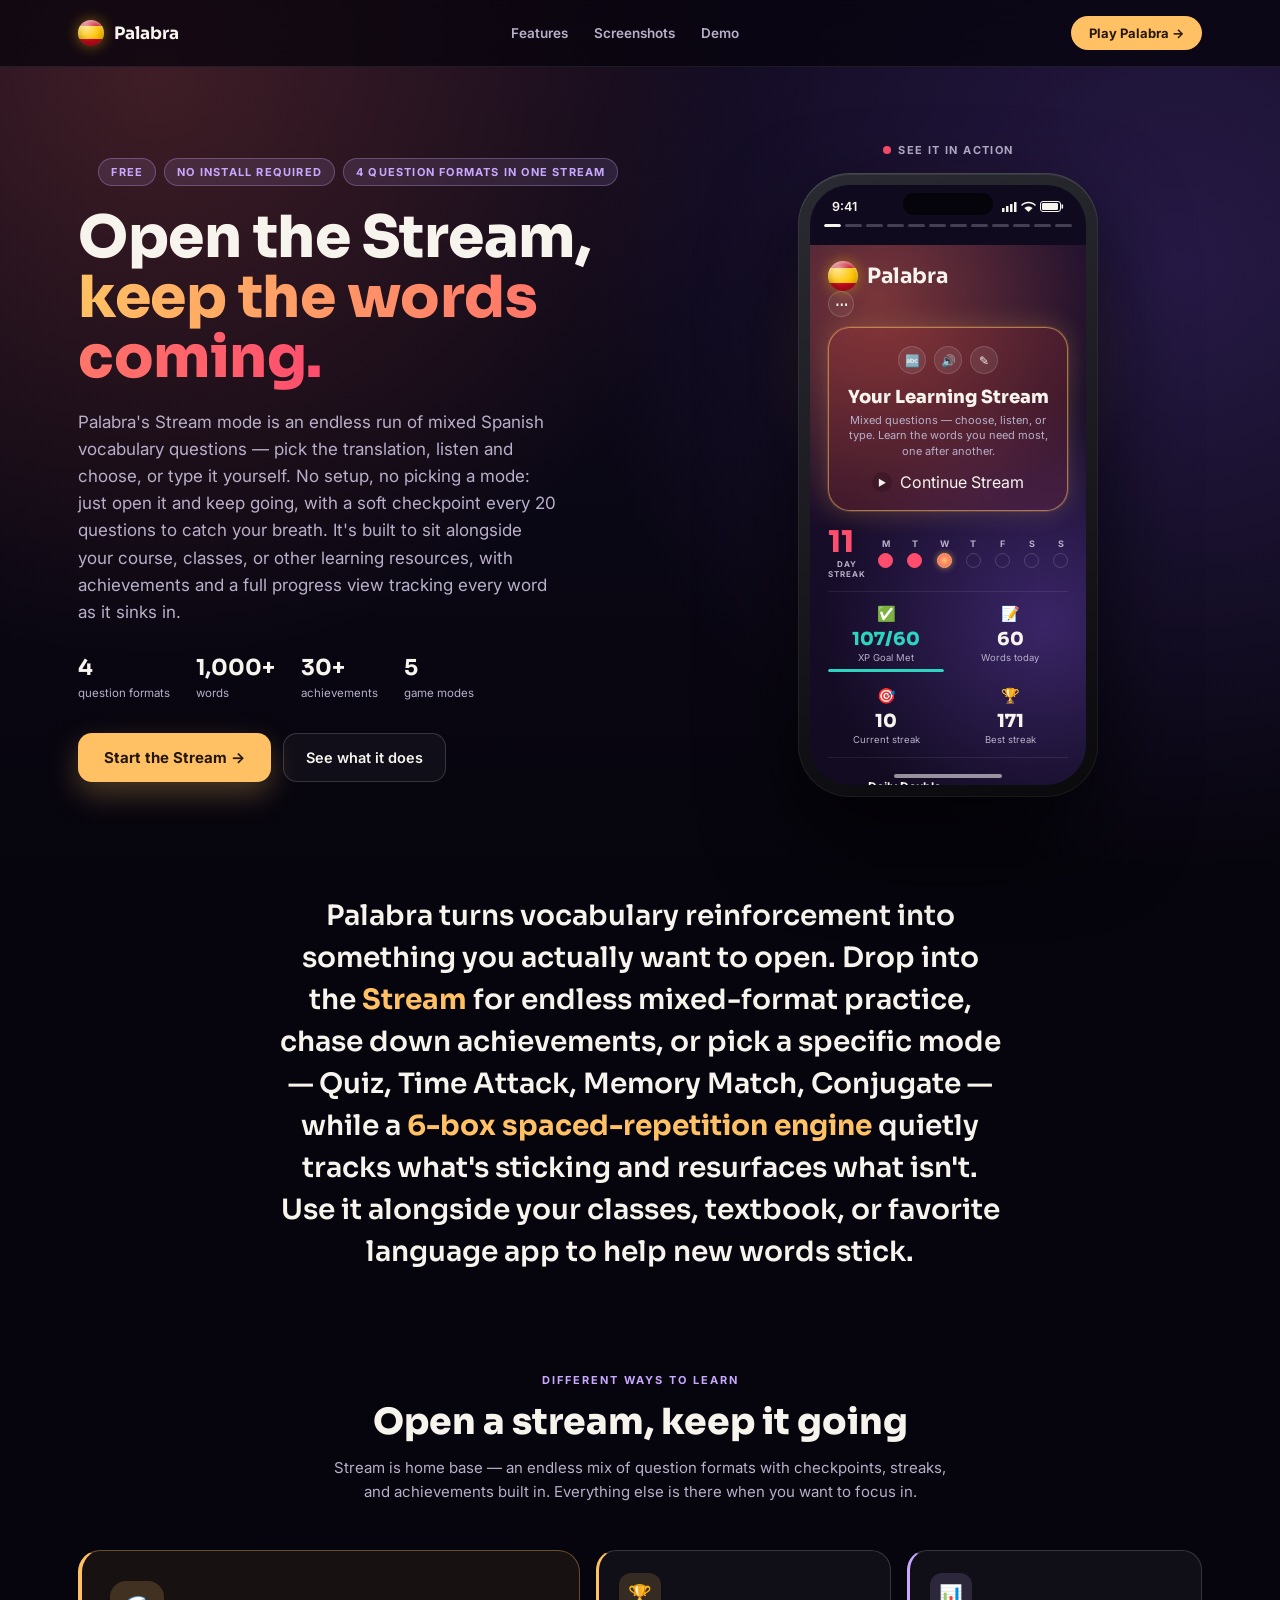
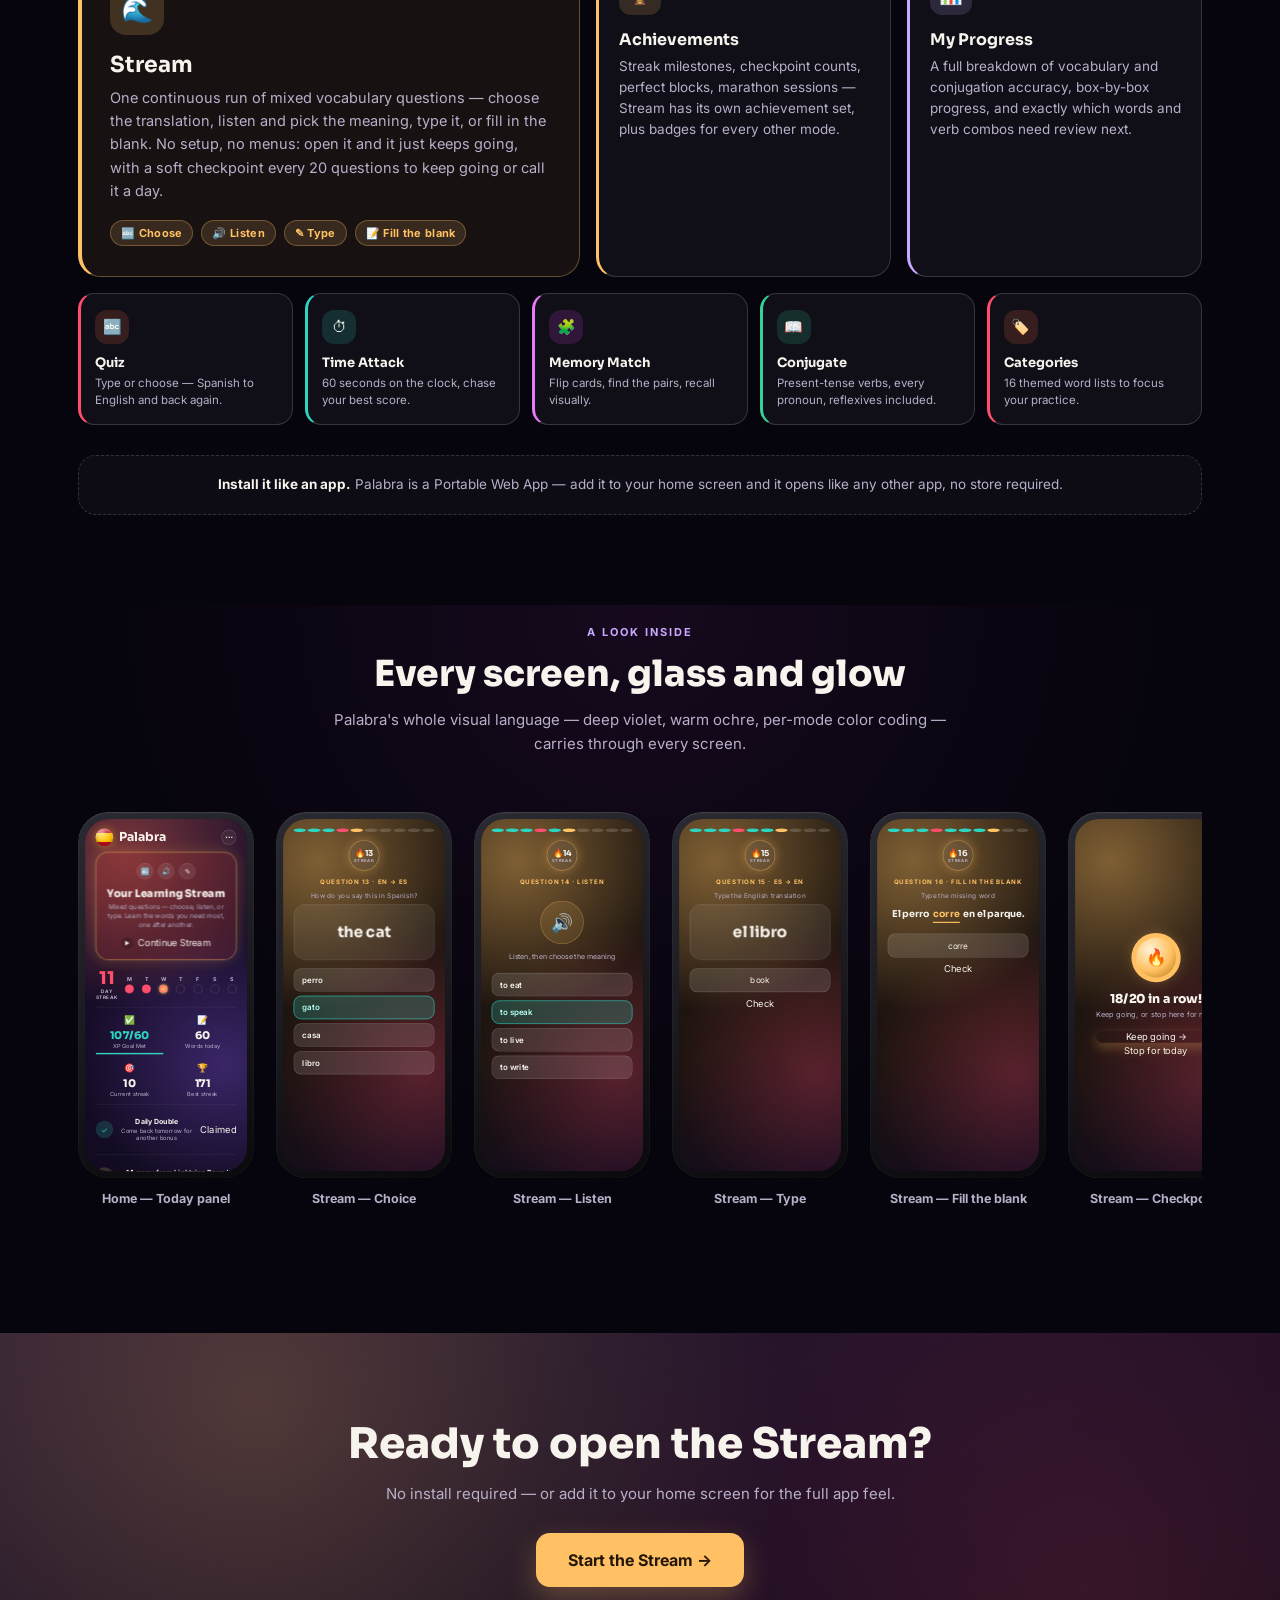
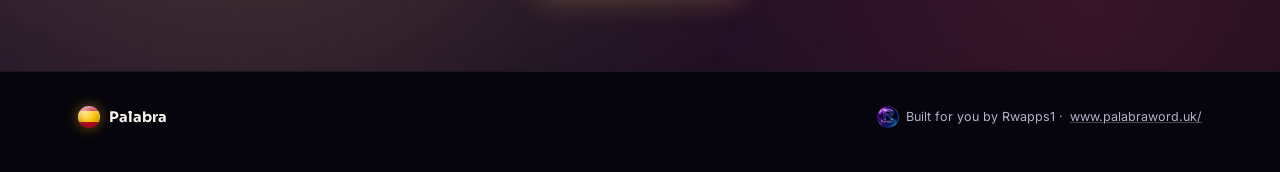
<file: showcase/index.html>
<!DOCTYPE html>
<html lang="en">
<head>
<meta charset="UTF-8" />
<meta name="viewport" content="width=device-width, initial-scale=1.0" />
<title>Palabra — Learn Spanish Vocabulary, One Word at a Time</title>
<meta name="description" content="Palabra is a free, installable web app built around Stream — an endless mix of Spanish vocabulary questions — plus five focused game modes, achievements, and visual progress tracking. A companion to your other learning resources." />
<style>
  @import url('https://fonts.googleapis.com/css2?family=Sora:wght@600;700;800&family=Inter:wght@400;500;600;700;800&display=swap');

  :root {
    --bg: #100A1E;
    --bg-card: rgba(255,255,255,0.07);
    --bg-card-alt: rgba(255,255,255,0.12);
    --ochre: #FFC163;
    --terracotta: #FF4D6D;
    --cream: #F7F3ED;
    --cream-dim: #B8AFC9;
    --green: #2DD4BF;
    --red: #FF4D6D;
    --outline: rgba(255,255,255,0.16);
    --label: #C9A8FF;
    --memory: #E879F9;
    --conjugate: #34D399;
    --stream: #FFC163;
  }

  * { box-sizing: border-box; }
  html { scroll-behavior: smooth; }
  body {
    margin: 0;
    background: #06040C;
    color: var(--cream);
    font-family: 'Inter', sans-serif;
    -webkit-font-smoothing: antialiased;
  }
  img, svg { max-width: 100%; display: block; }
  a { color: inherit; }
  .visually-hidden { position: absolute; width: 1px; height: 1px; overflow: hidden; clip: rect(0 0 0 0); }

  @media (prefers-reduced-motion: reduce) {
    *, *::before, *::after {
      animation-duration: 0.001ms !important;
      animation-iteration-count: 1 !important;
      transition-duration: 0.001ms !important;
      scroll-behavior: auto !important;
    }
  }

  /* ============ shared app-chrome components (used in hero demo + screenshots) ============ */
  .badge {
    width: 30px; height: 30px; border-radius: 50%;
    background: linear-gradient(180deg, #C60B1E 0 25%, #FFC400 25% 75%, #C60B1E 75% 100%);
    box-shadow: 0 0 14px rgba(255,196,0,0.45), inset 0 2px 3px rgba(255,255,255,0.45), inset 0 -3px 6px rgba(0,0,0,0.3);
    position: relative; flex-shrink: 0;
  }
  .badge::after {
    content: ''; position: absolute; inset: 0; border-radius: 50%;
    background: radial-gradient(circle at 33% 25%, rgba(255,255,255,0.6), transparent 55%);
  }
  h1.applogo { font-family: 'Sora', sans-serif; font-weight: 700; font-size: 21px; margin: 0; color: var(--cream); }
  .menu-dot { width: 26px; height: 26px; border-radius: 50%; border: 1px solid var(--outline); background: rgba(255,255,255,0.06); display: flex; align-items: center; justify-content: center; color: var(--cream); font-weight: 700; font-size: 13px; }
  .streak-line { font-size: 12px; color: var(--cream-dim); margin: 9px 0 12px; font-variant-numeric: tabular-nums; }
  .streak-line b { color: var(--cream); }
  .header-left { display: flex; align-items: center; gap: 9px; }
  .stat-strip { display: flex; align-items: center; gap: 10px; margin: 10px 0 12px; }
  .streak-text { font-size: 12px; color: var(--cream-dim); font-variant-numeric: tabular-nums; }
  .streak-text b { color: var(--cream); }
  .stat-divider { width: 1px; height: 12px; background: var(--outline); }
  .level-mini { display: flex; align-items: center; gap: 5px; margin-left: auto; }
  .level-mini-text { font-size: 9px; font-weight: 700; letter-spacing: 1px; color: var(--label); }
  .level-ring { --pct: 0%; width: 26px; height: 26px; border-radius: 50%; background: conic-gradient(var(--ochre) var(--pct), rgba(255,255,255,0.14) 0); display: flex; align-items: center; justify-content: center; }
  .level-ring-inner { width: 20px; height: 20px; border-radius: 50%; background: #1a1330; display: flex; align-items: center; justify-content: center; }
  .level-ring-num { font-size: 10px; font-weight: 700; color: var(--cream); }
  /* phone-demo buttons look like divs, not browser buttons */
  .phone-screen button, .screen-content-static button { background: none; border: none; padding: 0; margin: 0; font: inherit; color: inherit; text-align: inherit; cursor: pointer; }

  .card {
    background: var(--bg-card);
    border-radius: 18px;
    padding: 13px;
    border: 1px solid var(--outline);
    backdrop-filter: blur(14px);
  }

  .game-grid { display: grid; grid-template-columns: 1fr 1fr; gap: 8px; }
  .game-tile {
    background: var(--bg-card);
    border: 1px solid var(--outline);
    border-radius: 16px;
    padding: 11px;
    display: flex; flex-direction: column; gap: 3px;
    position: relative;
  }
  .game-tile.locked { opacity: 0.4; }
  .tile-icon-wrap { width: 28px; height: 28px; border-radius: 50%; display: flex; align-items: center; justify-content: center; font-size: 13px; margin-bottom: 1px; }
  .tile-name { font-weight: 700; font-size: 12.5px; color: var(--cream); font-family: 'Inter', sans-serif; }
  .tile-meta { font-size: 10px; color: var(--cream-dim); }
  .tile-soon { position: absolute; top: 8px; right: 8px; font-size: 8px; font-weight: 700; letter-spacing: 0.5px; text-transform: uppercase; color: var(--label); background: rgba(255,255,255,0.08); border-radius: 5px; padding: 2px 5px; }

  .banner { flex-direction: row; align-items: center; gap: 10px; width: 100%; margin-top: 8px; padding: 10px 12px; display: flex; }
  .banner .tile-icon-wrap { margin-bottom: 0; }
  .banner-name { font-weight: 700; font-size: 12.5px; color: var(--cream); }
  .banner-meta { font-size: 10.5px; color: var(--cream-dim); margin-top: 1px; }
  .banner-text { flex: 1; }
  .banner-arrow { color: var(--ochre); font-size: 15px; flex-shrink: 0; }
  .achievements-banner { border-color: rgba(255,193,99,0.35); }
  .progress-banner { border-color: rgba(201,168,255,0.35); }
  .modes-banner { border-color: rgba(255,255,255,0.16); }

  .eyebrow { font-family: 'Inter', sans-serif; font-weight: 700; font-size: 10px; letter-spacing: 2px; color: var(--label); text-transform: uppercase; text-align: center; }

  .back-row { display: flex; align-items: center; gap: 10px; margin-bottom: 14px; }
  .back-btn { width: 28px; height: 28px; border-radius: 50%; border: 1px solid var(--outline); background: rgba(255,255,255,0.06); color: var(--cream); font-size: 13px; display: flex; align-items: center; justify-content: center; }
  .screen-title { font-family: 'Sora', sans-serif; font-weight: 700; font-size: 18px; color: var(--cream); }

  .tiles { display: grid; gap: 3px; margin-bottom: 20px; }
  .tile-dot { height: 6px; border-radius: 50%; background: var(--outline); }

  .prompt-card {
    background: var(--bg-card);
    border-radius: 20px;
    padding: 30px 18px;
    text-align: center;
    border: 1px solid var(--outline);
    margin-bottom: 14px;
    backdrop-filter: blur(14px);
    position: relative;
  }
  .prompt-word { font-family: 'Sora', sans-serif; font-weight: 700; font-size: 26px; color: var(--cream); }
  .prompt-sub { font-size: 11px; color: var(--cream-dim); margin-top: 6px; letter-spacing: 0.5px; }

  .option-list { display: flex; flex-direction: column; gap: 7px; margin-bottom: 10px; }
  .option-btn {
    width: 100%; padding: 11px 14px; border-radius: 13px; border: 1px solid var(--outline);
    background: var(--bg-card-alt); color: var(--cream); font-size: 13.5px; font-weight: 600;
    text-align: left; font-family: 'Inter', sans-serif;
  }
  .option-btn.correct-choice { background: rgba(45,212,191,0.22); border-color: var(--green); color: #B8FFF3; }
  .option-btn.dim { opacity: 0.45; }

  .feedback { padding: 12px 14px; border-radius: 14px; }
  .feedback.correct { background: rgba(45,212,191,0.14); border: 1px solid var(--green); }
  .feedback .fb-title { font-weight: 700; font-size: 13.5px; color: var(--cream); }
  .feedback.conj-correct { background: rgba(52,211,153,0.16); border: 1px solid var(--conjugate); }

  .tap-dot {
    position: absolute; width: 30px; height: 30px; margin-left: -15px; margin-top: -15px;
    border-radius: 50%; background: rgba(255,255,255,0.35); border: 2px solid rgba(255,255,255,0.85);
    opacity: 0; z-index: 50; pointer-events: none;
  }
  .tap-a { animation: tapPulse 0.7s ease 1750ms; }
  .tap-c { animation: tapPulse 0.7s ease 700ms; }
  .tap-d { animation: tapPulse 0.7s ease 2900ms; }
  .tap-e { animation: tapPulse 0.7s ease 3150ms; }
  .tap-hub { animation: tapPulse 0.7s ease 2600ms; }
  .tap-conj { animation: tapPulse 0.7s ease 1900ms; }
  @keyframes tapPulse { 0% { transform: scale(0.3); opacity: 0; } 35% { transform: scale(1); opacity: 0.9; } 100% { transform: scale(1.5); opacity: 0; } }

  .hub-tile-press { animation: pressIt 0.35s ease 3200ms; }
  @keyframes pressIt { 0% { transform: scale(1); border-color: var(--outline); } 50% { transform: scale(0.94); border-color: var(--terracotta); } 100% { transform: scale(1); border-color: var(--outline); } }
  .press-it { animation: pressIt2 0.35s ease 2650ms; }
  @keyframes pressIt2 { 0% { transform: scale(1); border-color: var(--outline); } 50% { transform: scale(0.94); border-color: var(--ochre); } 100% { transform: scale(1); border-color: var(--outline); } }

  .option-btn.pending-correct { animation: growCorrect 0.35s ease 2000ms forwards; position: relative; }
  @keyframes growCorrect { to { background: rgba(45,212,191,0.22); border-color: var(--green); color: #B8FFF3; transform: scale(1.02); } }
  .option-btn.dim-late { animation: dimIt 0.35s ease 2000ms forwards; }
  .option-btn.dim-late2 { animation: dimIt 0.35s ease 2200ms forwards; }
  @keyframes dimIt { to { opacity: 0.4; } }
  .fb-hidden { opacity: 0; }
  .fb-appear { animation: fbIn 0.4s ease 2250ms forwards; }
  .fb-appear2 { animation: fbIn 0.4s ease 2450ms forwards; }
  @keyframes fbIn { from { opacity: 0; transform: translateY(6px); } to { opacity: 1; transform: translateY(0); } }

  .ta-header { margin-bottom: 18px; }
  .ta-timer-track { height: 6px; background: var(--outline); border-radius: 4px; overflow: hidden; margin-bottom: 6px; }
  .ta-timer-fill { height: 100%; background: var(--ochre); border-radius: 4px; width: 100%; }
  .ta-stats-row { display: flex; justify-content: space-between; font-weight: 600; font-size: 12px; color: var(--cream-dim); font-variant-numeric: tabular-nums; }
  .ta-stats-row span { color: var(--ochre); font-weight: 700; }
  .ta-word.swap-1 { animation: swapText 0.3s ease 1600ms; }
  .ta-word.swap-2 { animation: swapText 0.3s ease 3300ms; }
  @keyframes swapText { 0%,100% { opacity: 1; } 50% { opacity: 0; } }

  .memory-grid { display: grid; grid-template-columns: repeat(4, 1fr); gap: 6px; margin-bottom: 12px; margin-top: 6px; }
  .memory-tile {
    aspect-ratio: 1; border-radius: 12px; border: 1px solid var(--outline);
    background: var(--bg-card-alt); color: var(--cream-dim); display: flex; align-items: center; justify-content: center;
    font-size: 15px; font-weight: 600;
  }
  .memory-tile.matched { background: rgba(45,212,191,0.22); border-color: var(--green); color: #B8FFF3; }
  .mt-match-1, .mt-match-2 { animation: memFlip 0.5s ease 700ms forwards, memMatch 0.3s ease 1250ms forwards; }
  .mt-match-3, .mt-match-4 { animation: memFlip 0.5s ease 2500ms forwards, memMatch 0.3s ease 3050ms forwards; }
  @keyframes memFlip { from { transform: rotateY(-90deg); opacity: 0.4; } to { transform: rotateY(0); opacity: 1; } }
  @keyframes memMatch { to { background: rgba(45,212,191,0.22); border-color: var(--green); color: #B8FFF3; } }
  .memory-stats-row { display: flex; justify-content: space-between; font-weight: 600; font-size: 12px; color: var(--cream-dim); margin-bottom: 4px; }
  .memory-stats-row span { color: var(--memory); font-weight: 700; }

  .pronoun-pill { display: inline-block; margin-top: 8px; padding: 3px 10px; border-radius: 999px; background: rgba(52,211,153,0.16); color: var(--conjugate); font-size: 11.5px; font-weight: 700; }
  .fake-input { width: 100%; padding: 11px 13px; border-radius: 13px; border: 1px solid var(--outline); background: var(--bg-card-alt); color: var(--cream); font-size: 14px; margin-bottom: 9px; min-height: 18px; }
  .type-caret { display: inline-block; width: 2px; height: 13px; background: var(--conjugate); margin-left: 1px; vertical-align: middle; animation: caretBlink 0.6s steps(1) infinite; }
  @keyframes caretBlink { 50% { opacity: 0; } }
  .conj-btn { width: 100%; padding: 10px 0; border-radius: 13px; border: none; font-weight: 700; font-size: 13.5px; background: var(--ochre); color: #241608; font-family: 'Inter', sans-serif; }

  .progress-summary-row { display: grid; grid-template-columns: 1fr 1fr; gap: 8px; margin-bottom: 12px; }
  .progress-summary-eyebrow { font-size: 9.5px; font-weight: 700; letter-spacing: 0.06em; text-transform: uppercase; color: var(--label); margin-bottom: 6px; }
  .progress-summary-card.conjugate .progress-summary-eyebrow { color: var(--conjugate); }
  .progress-summary-big { font-family: 'Sora', sans-serif; font-size: 22px; font-weight: 700; color: var(--cream); line-height: 1; }
  .progress-summary-big-label { font-size: 9.5px; color: var(--cream-dim); margin: 3px 0; }
  .progress-section-title { font-family: 'Sora', sans-serif; font-size: 13px; font-weight: 700; color: var(--cream); margin-bottom: 8px; }
  .progress-bars { display: flex; align-items: flex-end; gap: 6px; height: 62px; }
  .progress-bar-col { flex: 1; display: flex; flex-direction: column; align-items: center; gap: 4px; height: 100%; justify-content: flex-end; }
  .progress-bar { width: 100%; border-radius: 5px 5px 2px 2px; background: linear-gradient(180deg, var(--label), rgba(201,168,255,0.25)); height: 0%; }
  .progress-bar-label { font-size: 8.5px; color: var(--cream-dim); }
  .grow-bar { animation: growBar 0.6s ease forwards; }
  @keyframes growBar { from { height: 0%; } }
  .progress-bar-count { font-size: 8.5px; color: var(--cream-dim); font-weight: 700; }
  .progress-bar.conjugate { background: linear-gradient(180deg, var(--conjugate), rgba(52,211,153,0.25)); }
  .progress-summary-stat { display: flex; justify-content: space-between; font-size: 10px; color: var(--cream-dim); padding: 3px 0; border-top: 1px solid rgba(255,255,255,0.08); }
  .progress-summary-stat span:last-child { color: var(--cream); font-weight: 600; }
  .progress-section-sub { font-size: 10px; color: var(--cream-dim); margin-bottom: 10px; }
  .progress-review-list { display: flex; flex-direction: column; gap: 6px; }
  .progress-review-item { display: flex; align-items: center; justify-content: space-between; padding: 7px 2px; border-bottom: 1px solid rgba(255,255,255,0.07); }
  .progress-review-item:last-child { border-bottom: none; }
  .progress-review-word { font-weight: 700; font-size: 12.5px; color: var(--cream); }
  .progress-review-en { font-size: 10px; color: var(--cream-dim); margin-top: 1px; }
  .progress-box-tag { font-size: 9px; font-weight: 700; color: var(--label); background: rgba(201,168,255,0.14); border-radius: 6px; padding: 3px 7px; flex-shrink: 0; }

  /* ============ Stream mode ============ */
  .stream-hero { position: relative; margin: 4px 0 14px; padding: 20px; text-align: center; border-color: rgba(255,193,99,0.35); }
  .stream-hero .format-row { display: flex; gap: 8px; margin-bottom: 14px; justify-content: center; }
  .stream-hero .fchip { width: 30px; height: 30px; border-radius: 50%; background: rgba(255,193,99,0.16); border: 1px solid rgba(255,193,99,0.3); display: flex; align-items: center; justify-content: center; font-size: 13px; }
  .stream-hero h2 { font-family: 'Sora', sans-serif; font-weight: 800; font-size: 20px; margin: 0 0 6px; color: var(--cream); }
  .stream-hero p { font-size: 12.5px; color: var(--cream-dim); margin: 0 0 16px; line-height: 1.45; }
  .btn-primary { width: 100%; padding: 13px; border-radius: 14px; border: none; background: linear-gradient(135deg, var(--ochre), #FF8A4D); color: #1B1030; font-weight: 800; font-size: 14px; font-family: 'Inter', sans-serif; box-shadow: 0 8px 20px rgba(255,193,99,0.3); position: relative; }
  .link-btn { background: none; border: none; color: var(--cream-dim); font-size: 12.5px; font-weight: 600; padding: 10px; }

  /* ---------- Hub v2 (Today panel redesign) ---------- */
  .stream-hero-v2 {
    position: relative; margin: 2px 0 16px; padding: 18px;
    text-align: center; border-radius: 22px; border: 1px solid rgba(255,193,99,0.55);
    box-shadow: 0 0 0 1px rgba(255,193,99,0.15), 0 0 26px rgba(255,193,99,0.22);
    background: rgba(255,77,60,0.14);
  }
  .stream-hero-v2 .format-row { display: flex; gap: 8px; margin-bottom: 12px; justify-content: center; }
  .stream-hero-v2 .fchip { width: 28px; height: 28px; border-radius: 50%; background: rgba(255,255,255,0.08); border: 1px solid rgba(255,255,255,0.14); display: flex; align-items: center; justify-content: center; font-size: 12px; }
  .stream-hero-v2 h2 { font-family: 'Sora', sans-serif; font-weight: 800; font-size: 18px; margin: 0 0 5px; color: var(--cream); }
  .stream-hero-v2 p { font-size: 11px; color: var(--cream-dim); margin: 0 0 13px; line-height: 1.4; }
  .continue-stream-btn {
    width: 100%; padding: 12px; border-radius: 13px; border: none;
    background: var(--ochre); color: #1B1030; font-weight: 800; font-size: 13px;
    font-family: 'Inter', sans-serif; display: flex; align-items: center; justify-content: center; gap: 8px;
    position: relative;
  }
  .continue-stream-btn .play-dot { width: 20px; height: 20px; border-radius: 50%; background: rgba(0,0,0,0.18); display: flex; align-items: center; justify-content: center; font-size: 9px; }

  .streak-week-row { display: flex; align-items: center; gap: 12px; margin-bottom: 10px; }
  .streak-big-num { font-family: 'Sora', sans-serif; font-weight: 800; font-size: 30px; color: var(--terracotta); line-height: 1; }
  .streak-big-label { font-size: 8px; letter-spacing: 1px; color: var(--cream-dim); font-weight: 700; text-align: center; margin-top: 2px; }
  .week-pips { display: flex; gap: 7px; flex: 1; justify-content: space-between; }
  .week-pip-col { display: flex; flex-direction: column; align-items: center; gap: 4px; }
  .week-pip-letter { font-size: 9px; color: var(--cream-dim); font-weight: 700; }
  .week-pip { width: 15px; height: 15px; border-radius: 50%; border: 1.5px solid var(--outline); background: transparent; }
  .week-pip.filled { background: var(--terracotta); border-color: var(--terracotta); }
  .week-pip.today { background: radial-gradient(circle, var(--ochre), var(--terracotta)); border-color: var(--ochre); box-shadow: 0 0 6px rgba(255,193,99,0.6); }
  .hub-divider { height: 1px; background: rgba(255,255,255,0.08); margin: 12px 0; }

  .stat-grid-2x2 { display: grid; grid-template-columns: 1fr 1fr; gap: 14px 8px; text-align: center; margin-bottom: 12px; }
  .stat-cell-icon { font-size: 15px; margin-bottom: 5px; }
  .stat-cell-num { font-family: 'Sora', sans-serif; font-weight: 800; font-size: 18px; color: var(--cream); }
  .stat-cell-num.teal { color: var(--green); }
  .stat-cell-label { font-size: 9.5px; color: var(--cream-dim); margin-top: 2px; }
  .stat-cell-bar { height: 3px; border-radius: 2px; background: rgba(255,255,255,0.1); margin-top: 6px; overflow: hidden; }
  .stat-cell-bar-fill { height: 100%; background: var(--green); border-radius: 2px; }

  .hub-row-item { display: flex; align-items: center; gap: 10px; padding: 9px 0; }
  .hub-row-icon { width: 30px; height: 30px; border-radius: 50%; display: flex; align-items: center; justify-content: center; font-size: 13px; flex-shrink: 0; }
  .hub-row-icon.check { background: rgba(45,212,191,0.18); color: var(--green); }
  .hub-row-icon.trophy { background: rgba(255,193,99,0.18); }
  .hub-row-text { flex: 1; }
  .hub-row-title { font-weight: 700; font-size: 12px; color: var(--cream); }
  .hub-row-sub { font-size: 10px; color: var(--cream-dim); margin-top: 1px; line-height: 1.3; }
  .claimed-pill { border: 1px solid var(--green); color: var(--green); font-size: 10.5px; font-weight: 700; border-radius: 999px; padding: 6px 12px; background: transparent; flex-shrink: 0; }

  .checkpoint-tiles { display: grid; grid-template-columns: repeat(10, 1fr); gap: 3px; margin-bottom: 14px; }
  .checkpoint-tiles .tile { height: 6px; border-radius: 50%; background: var(--outline); }
  .glow-orb-progress { width: 52px; height: 52px; border-radius: 50%; margin: 0 auto 12px; display: flex; flex-direction: column; align-items: center; justify-content: center; background: rgba(255,255,255,0.06); border: 1px solid var(--outline); }
  .glow-orb-progress.streak-orb { border-color: rgba(255,193,99,0.5); box-shadow: 0 0 18px rgba(255,193,99,0.35); }
  .orb-num { font-family: 'Sora', sans-serif; font-weight: 700; font-size: 14px; color: var(--cream); }
  .orb-lbl { font-size: 7px; letter-spacing: 1px; color: var(--cream-dim); font-weight: 700; }
  .stream-progress-label { text-align: center; font-size: 10.5px; letter-spacing: 1.5px; color: var(--ochre); font-weight: 700; text-transform: uppercase; margin-bottom: 10px; }
  .instruction-line { font-size: 11px; color: var(--cream-dim); text-align: center; margin-bottom: 8px; letter-spacing: 0.3px; }

  .speak-btn.big { width: 74px; height: 74px; border-radius: 50%; border: 1px solid rgba(255,193,99,0.4); background: rgba(255,193,99,0.12); font-size: 30px; display: flex; align-items: center; justify-content: center; margin: 10px auto 14px; position: relative; }
  .audio-hint { font-size: 12px; color: var(--cream-dim); text-align: center; }
  .audio-format-wrap { text-align: center; padding: 6px 0 4px; }

  .cloze-sentence { font-family: 'Sora', sans-serif; font-size: 16px; font-weight: 700; color: var(--cream); line-height: 1.6; text-align: center; padding: 4px 6px; }
  .cloze-blank { display: inline-block; min-width: 46px; border-bottom: 2px solid var(--ochre); color: var(--ochre); margin: 0 3px; }
  .check-btn { width: 100%; padding: 12px; border-radius: 13px; border: none; background: var(--ochre); color: #1B1030; font-weight: 700; font-size: 13.5px; font-family: 'Inter', sans-serif; position: relative; }

  .stream-checkpoint-screen { display: flex; flex-direction: column; align-items: center; justify-content: center; height: 100%; text-align: center; }
  .celebrate-wrap { display: flex; flex-direction: column; align-items: center; opacity: 0; animation: fbIn 0.5s ease 150ms forwards; }
  .celebrate-badge-ring { width: 84px; height: 84px; border-radius: 50%; margin-bottom: 16px; background: conic-gradient(var(--ochre) 0turn, rgba(255,255,255,0.1) 0); display: flex; align-items: center; justify-content: center; animation: ringFill 1.1s ease 250ms forwards; }
  @keyframes ringFill { from { background: conic-gradient(var(--ochre) 0turn, rgba(255,255,255,0.1) 0); } to { background: conic-gradient(var(--ochre) 1turn, rgba(255,255,255,0.1) 0); } }
  .celebrate-badge-disc { width: 68px; height: 68px; border-radius: 50%; background: radial-gradient(circle at 35% 30%, #FFF3D6, #FFC163 55%, #B4750C 100%); box-shadow: 0 0 26px rgba(255,193,99,0.55); display: flex; align-items: center; justify-content: center; font-size: 28px; }
  .celebrate-headline { font-family: 'Sora', sans-serif; font-weight: 800; font-size: 21px; color: var(--cream); margin-bottom: 6px; }
  .celebrate-subline { font-size: 12.5px; color: var(--cream-dim); margin: 0 0 20px; }
  .checkpoint-actions { display: flex; flex-direction: column; gap: 4px; width: 100%; }

  .stream-achievement-banner { display: flex; align-items: center; gap: 12px; width: 100%; margin-bottom: 12px; padding: 14px; border-color: rgba(255,193,99,0.4); background: rgba(255,193,99,0.08); }
  .stream-achievement-banner .tile-icon-wrap { width: 46px; height: 46px; font-size: 21px; margin-bottom: 0; flex-shrink: 0; }
  .stream-achievement-banner .banner-name { font-size: 15px; }
  .stream-achievement-banner .banner-meta { font-size: 11.5px; color: var(--cream-dim); margin-top: 3px; }
  .stream-achievement-banner .banner-arrow { font-size: 18px; }
  .tile-corner-arrow { position: absolute; top: 10px; right: 11px; color: var(--cream-dim); font-size: 11px; }

  .achievement-item { display: flex; align-items: center; gap: 12px; padding: 10px 2px; border-bottom: 1px solid rgba(255,255,255,0.07); }
  .achievement-item:last-child { border-bottom: none; }
  .achievement-item.locked { opacity: 0.4; }
  .ach-icon { width: 34px; height: 34px; border-radius: 50%; background: rgba(255,193,99,0.14); display: flex; align-items: center; justify-content: center; font-size: 16px; flex-shrink: 0; }
  .ach-text { flex: 1; }
  .ach-name { font-weight: 700; font-size: 12.5px; color: var(--cream); }
  .ach-desc-lg { font-size: 12px; color: var(--cream-dim); }

  .achievement-row { display: flex; align-items: center; gap: 10px; padding: 9px 0; border-bottom: 1px solid var(--outline); }
  .achievement-row:last-child { border-bottom: none; }
  .ach-icon-sm { width: 30px; height: 30px; border-radius: 50%; display: flex; align-items: center; justify-content: center; font-size: 14px; flex-shrink: 0; }
  .ach-name-sm { font-weight: 700; font-size: 12.5px; color: var(--cream); }
  .ach-desc-sm { font-size: 10.5px; color: var(--cream-dim); margin-top: 1px; }

  .ach-wrap { height: 100%; display: flex; flex-direction: column; align-items: center; justify-content: center; text-align: center; opacity: 0; animation: fbIn 0.45s ease 150ms forwards; }
  .ach-badge {
    width: 68px; height: 68px; border-radius: 50%;
    background: radial-gradient(circle at 35% 30%, #FFF3D6, #FFC163 55%, #B4750C 100%);
    box-shadow: 0 0 30px rgba(255,193,99,0.6);
    display: flex; align-items: center; justify-content: center; font-size: 30px; margin-bottom: 14px;
  }
  .ach-eyebrow { font-size: 10px; letter-spacing: 2px; text-transform: uppercase; color: var(--ochre); font-weight: 700; margin-bottom: 6px; }
  .ach-title { font-family: 'Sora', sans-serif; font-size: 18px; font-weight: 700; color: var(--cream); margin-bottom: 4px; }
  .ach-desc { font-size: 12px; color: var(--cream-dim); }
  .confetti-piece { position: absolute; top: -10px; width: 6px; height: 11px; opacity: 0.9; animation-name: confettiFall; animation-timing-function: ease-in; animation-fill-mode: forwards; }
  @keyframes confettiFall { 0% { transform: translateY(0) rotate(0deg); opacity: 1; } 100% { transform: translateY(560px) rotate(360deg); opacity: 0; } }

  /* per-scene ambient backgrounds (as used inside the app) */
  .bg-quiz { background: radial-gradient(circle at 25% 10%, rgba(255,107,74,0.42), transparent 45%), radial-gradient(circle at 85% 70%, rgba(139,92,246,0.32), transparent 50%), linear-gradient(160deg, #1B1030 0%, #150C26 60%, #100A1E 100%); }
  .bg-stream { background: radial-gradient(circle at 22% 12%, rgba(255,193,99,0.42), transparent 45%), radial-gradient(circle at 85% 72%, rgba(255,77,109,0.28), transparent 50%), linear-gradient(160deg, #241A12 0%, #1C130F 60%, #120B1E 100%); }
  .bg-timeattack { background: radial-gradient(circle at 20% 15%, rgba(45,212,191,0.4), transparent 45%), radial-gradient(circle at 85% 75%, rgba(56,120,255,0.3), transparent 50%), linear-gradient(160deg, #0D1B30 0%, #0B1626 60%, #0A121E 100%); }
  .bg-memory { background: radial-gradient(circle at 22% 14%, rgba(217,70,239,0.38), transparent 45%), radial-gradient(circle at 85% 72%, rgba(99,102,241,0.3), transparent 50%), linear-gradient(160deg, #240F35 0%, #180B28 60%, #100A1E 100%); }
  .bg-conjugate { background: radial-gradient(circle at 22% 14%, rgba(52,211,153,0.36), transparent 45%), radial-gradient(circle at 85% 72%, rgba(217,119,6,0.26), transparent 50%), linear-gradient(160deg, #0E2A22 0%, #0B1F1A 60%, #0A1512 100%); }
  .bg-progress { background: radial-gradient(circle at 20% 12%, rgba(201,168,255,0.32), transparent 45%), radial-gradient(circle at 85% 70%, rgba(247,243,237,0.14), transparent 50%), linear-gradient(160deg, #1A1530 0%, #140F26 60%, #100A1E 100%); }
  .bg-achievements { background: radial-gradient(circle at 25% 15%, rgba(255,193,99,0.4), transparent 45%), radial-gradient(circle at 85% 70%, rgba(255,107,74,0.25), transparent 50%), linear-gradient(160deg, #241631 0%, #1A1026 60%, #120B1C 100%); }

  /* ============ phone chrome ============ */
  .phone-shell {
    width: 300px; height: 624px; background: linear-gradient(160deg, #2a2a32, #0a0a0d);
    border-radius: 52px; padding: 12px; position: relative; flex-shrink: 0;
    box-shadow: 0 40px 90px rgba(0,0,0,0.65), 0 0 0 1px rgba(255,255,255,0.06) inset, 0 2px 0 rgba(255,255,255,0.08) inset;
  }
  .phone-screen { width: 100%; height: 100%; background: var(--bg); border-radius: 40px; overflow: hidden; position: relative; }
  .notch { position: absolute; top: 8px; left: 50%; transform: translateX(-50%); width: 90px; height: 22px; background: #05040a; border-radius: 14px; z-index: 40; }
  .home-indicator { position: absolute; bottom: 7px; left: 50%; transform: translateX(-50%); width: 108px; height: 4px; border-radius: 3px; background: rgba(255,255,255,0.55); z-index: 40; }
  .status-bar { position: relative; z-index: 30; display: flex; align-items: center; justify-content: space-between; padding: 14px 22px 2px; font-weight: 600; font-size: 12.5px; color: var(--cream); }
  .status-icons { display: flex; align-items: center; gap: 4px; }
  .story-bar { position: relative; z-index: 30; display: flex; gap: 4px; padding: 8px 14px 0; }
  .story-seg { flex: 1; height: 3px; border-radius: 2px; background: rgba(255,255,255,0.22); overflow: hidden; }
  .story-seg-fill { height: 100%; width: 0%; background: var(--cream); border-radius: 2px; }
  .screen-content-wrap { position: absolute; top: 60px; left: 0; right: 0; bottom: 0; overflow: hidden; }
  .screen-content { height: 100%; width: 100%; padding: 16px 18px 18px; opacity: 1; transition: opacity 0.22s ease; position: relative; }
  .screen-content-static { top: 34px; padding: 16px 18px 18px; }

  /* ============ marketing chrome ============ */
  .wrapper { max-width: 1180px; margin: 0 auto; padding: 0 28px; }

  .site-nav {
    position: sticky; top: 0; z-index: 100;
    background: rgba(6,4,12,0.72); backdrop-filter: blur(14px); -webkit-backdrop-filter: blur(14px);
    border-bottom: 1px solid rgba(255,255,255,0.08);
  }
  .site-nav .wrapper { display: flex; align-items: center; justify-content: space-between; height: 66px; }
  .nav-left { display: flex; align-items: center; gap: 10px; }
  .nav-left .badge { width: 26px; height: 26px; }
  .nav-left span { font-family: 'Sora', sans-serif; font-weight: 700; font-size: 17px; }
  .nav-links { display: flex; align-items: center; gap: 26px; font-size: 13.5px; font-weight: 600; color: var(--cream-dim); }
  .nav-links a { text-decoration: none; }
  .nav-links a:hover { color: var(--cream); }
  .nav-cta {
    display: inline-flex; align-items: center; gap: 6px; padding: 9px 18px; border-radius: 999px;
    background: var(--ochre); color: #241608; font-weight: 700; font-size: 13px; text-decoration: none;
    white-space: nowrap;
  }
  @media (max-width: 720px) { .nav-links { display: none; } }

  section { position: relative; overflow: hidden; }

  /* ---- hero ---- */
  .hero { padding: 76px 0 90px; }
  .hero::before {
    content: ''; position: absolute; inset: 0; z-index: 0;
    background:
      radial-gradient(circle at 12% 8%, rgba(255,107,74,0.20), transparent 42%),
      radial-gradient(circle at 92% 30%, rgba(139,92,246,0.20), transparent 45%),
      linear-gradient(180deg, #100A1E 0%, #0A0714 60%, #06040C 100%);
  }
  .hero .wrapper { position: relative; z-index: 1; display: grid; grid-template-columns: 1.05fr 0.95fr; gap: 56px; align-items: center; }
  .hero-eyebrow-row { display: flex; align-items: center; justify-content: center; gap: 8px; margin-bottom: 22px; flex-wrap: wrap; }
  .hero-pill {
    font-size: 11px; font-weight: 700; letter-spacing: 1.2px; text-transform: uppercase;
    color: var(--label); background: rgba(201,168,255,0.12); border: 1px solid rgba(201,168,255,0.3);
    border-radius: 999px; padding: 6px 12px;
  }
  .hero-copy h1 {
    font-family: 'Sora', sans-serif; font-weight: 800; color: var(--cream);
    font-size: clamp(38px, 5vw, 58px); line-height: 1.04; margin: 0 0 20px; letter-spacing: -0.5px;
  }
  .hero-copy h1 em { font-style: normal; background: linear-gradient(95deg, var(--ochre), var(--terracotta)); -webkit-background-clip: text; background-clip: text; color: transparent; }
  .hero p.lede { font-size: 17px; line-height: 1.6; color: var(--cream-dim); max-width: 480px; margin: 0 0 28px; }
  .hero-stats { display: flex; gap: 26px; margin-bottom: 32px; flex-wrap: wrap; }
  .hero-stat b { display: block; font-family: 'Sora', sans-serif; font-size: 22px; color: var(--cream); }
  .hero-stat span { font-size: 11.5px; color: var(--cream-dim); }
  .hero-ctas { display: flex; gap: 12px; flex-wrap: wrap; }
  .btn-play {
    display: inline-flex; align-items: center; gap: 8px; padding: 15px 26px; border-radius: 14px;
    background: var(--ochre); color: #241608; font-weight: 700; font-size: 15px; text-decoration: none;
    box-shadow: 0 12px 30px rgba(255,193,99,0.28);
  }
  .btn-ghost {
    display: inline-flex; align-items: center; gap: 8px; padding: 15px 22px; border-radius: 14px;
    border: 1px solid var(--outline); color: var(--cream); font-weight: 600; font-size: 14.5px; text-decoration: none;
    background: rgba(255,255,255,0.04);
  }

  .hero-phone-col { display: flex; flex-direction: column; align-items: center; position: relative; }
  .live-tag {
    display: inline-flex; align-items: center; gap: 7px; font-size: 11px; font-weight: 700; letter-spacing: 1.4px;
    text-transform: uppercase; color: var(--cream-dim); margin-bottom: 16px;
  }
  .live-dot { width: 8px; height: 8px; border-radius: 50%; background: var(--terracotta); box-shadow: 0 0 0 0 rgba(255,77,109,0.6); animation: livePulse 1.6s ease-in-out infinite; }
  @keyframes livePulse { 0% { box-shadow: 0 0 0 0 rgba(255,77,109,0.55); } 70% { box-shadow: 0 0 0 9px rgba(255,77,109,0); } 100% { box-shadow: 0 0 0 0 rgba(255,77,109,0); } }
  .phone-glow { position: absolute; width: 420px; height: 420px; border-radius: 50%; background: radial-gradient(circle, rgba(255,193,99,0.20), transparent 65%); filter: blur(10px); z-index: 0; pointer-events: none; }

  /* ---- what-is-it ---- */
  .about { padding: 8px 0 80px; }
  .about .wrapper { max-width: 780px; text-align: center; }
  .about p {
    font-family: 'Sora', sans-serif; font-size: clamp(21px, 2.6vw, 28px); line-height: 1.5; font-weight: 600;
    color: var(--cream); margin: 0;
  }
  .about p b { color: var(--ochre); font-weight: 700; }

  /* ---- features ---- */
  .features { padding: 20px 0 90px; }
  .section-head { text-align: center; max-width: 620px; margin: 0 auto 46px; }
  .section-eyebrow { font-size: 11px; font-weight: 700; letter-spacing: 2px; text-transform: uppercase; color: var(--label); margin-bottom: 12px; }
  .section-title { font-family: 'Sora', sans-serif; font-weight: 800; font-size: clamp(26px, 3.4vw, 36px); color: var(--cream); margin: 0 0 12px; }
  .section-sub { color: var(--cream-dim); font-size: 15px; line-height: 1.6; margin: 0; }

  .feature-grid { display: grid; grid-template-columns: repeat(3, 1fr); gap: 16px; }
  .feature-card {
    background: rgba(255,255,255,0.045); border: 1px solid var(--outline); border-radius: 20px;
    padding: 22px 20px; border-left: 3px solid var(--f-color, var(--ochre));
  }
  .feature-icon { width: 42px; height: 42px; border-radius: 12px; display: flex; align-items: center; justify-content: center; font-size: 19px; margin-bottom: 14px; background: var(--f-bg, rgba(255,193,99,0.16)); }
  .feature-card h3 { font-family: 'Sora', sans-serif; font-size: 16px; margin: 0 0 6px; color: var(--cream); }
  .feature-card p { font-size: 13.5px; line-height: 1.55; color: var(--cream-dim); margin: 0; }
  @media (max-width: 900px) { .feature-grid { grid-template-columns: 1fr 1fr; } }
  @media (max-width: 560px) { .feature-grid { grid-template-columns: 1fr; } }

  /* featured tier — Stream (large) + Achievements/Progress (medium) */
  .feature-tier-top { display: grid; grid-template-columns: 1.7fr 1fr 1fr; gap: 16px; margin-bottom: 16px; }
  .feature-card-lg {
    background: rgba(255,193,99,0.07); border: 1px solid rgba(255,193,99,0.35); border-radius: 22px;
    padding: 30px 28px; border-left: 4px solid var(--ochre); display: flex; flex-direction: column;
  }
  .feature-icon-lg { width: 54px; height: 54px; border-radius: 16px; display: flex; align-items: center; justify-content: center; font-size: 26px; margin-bottom: 16px; background: rgba(255,193,99,0.18); }
  .feature-card-lg h3 { font-family: 'Sora', sans-serif; font-size: 22px; margin: 0 0 8px; color: var(--cream); }
  .feature-card-lg p { font-size: 14.5px; line-height: 1.6; color: var(--cream-dim); margin: 0 0 18px; }
  .feature-tags { display: flex; gap: 8px; flex-wrap: wrap; margin-top: auto; }
  .feature-tag { font-size: 11px; font-weight: 700; letter-spacing: 0.3px; color: var(--ochre); background: rgba(255,193,99,0.14); border: 1px solid rgba(255,193,99,0.3); border-radius: 999px; padding: 5px 10px; }

  /* smaller tier — the other four modes */
  .feature-tier-bottom { display: grid; grid-template-columns: repeat(5, 1fr); gap: 12px; }
  .feature-card-sm { padding: 16px 14px; border-radius: 16px; }
  .feature-card-sm .feature-icon { width: 34px; height: 34px; font-size: 15px; margin-bottom: 10px; }
  .feature-card-sm h3 { font-size: 13px; margin: 0 0 4px; }
  .feature-card-sm p { font-size: 11.5px; line-height: 1.45; }

  @media (max-width: 900px) {
    .feature-tier-top { grid-template-columns: 1fr 1fr; }
    .feature-card-lg { grid-column: 1 / -1; }
    .feature-tier-bottom { grid-template-columns: repeat(3, 1fr); }
  }
  @media (max-width: 560px) {
    .feature-tier-top { grid-template-columns: 1fr; }
    .feature-tier-bottom { grid-template-columns: 1fr 1fr; }
  }

  .under-hood {
    margin-top: 30px; padding: 18px 22px; border-radius: 18px; border: 1px dashed var(--outline);
    background: rgba(255,255,255,0.03); font-size: 13.5px; color: var(--cream-dim); line-height: 1.6; text-align: center;
  }
  .under-hood b { color: var(--cream); }

  /* ---- screenshots ---- */
  .gallery { padding: 20px 0 90px; }
  .gallery::before {
    content: ''; position: absolute; inset: 0; z-index: 0;
    background: radial-gradient(circle at 50% 0%, rgba(217,70,239,0.08), transparent 55%);
  }
  .gallery .wrapper { position: relative; z-index: 1; }
  .gallery-scroll {
    display: flex; gap: 22px; overflow-x: auto; padding: 10px 4px 22px;
    scroll-snap-type: x proximity;
  }
  .gallery-scroll::-webkit-scrollbar { height: 6px; }
  .gallery-scroll::-webkit-scrollbar-thumb { background: rgba(255,255,255,0.15); border-radius: 3px; }
  .gallery-item { flex-shrink: 0; width: 176px; scroll-snap-align: start; text-align: center; }
  .gallery-frame { width: 176px; height: 367px; overflow: hidden; border-radius: 30px; position: relative; }
  .gallery-frame .phone-shell { transform: scale(0.587); transform-origin: top left; }
  .gallery-caption { margin-top: 12px; font-size: 12.5px; font-weight: 700; color: var(--cream-dim); }

  /* ---- cta band ---- */
  .cta-band { padding: 84px 0; text-align: center; }
  .cta-band::before {
    content: ''; position: absolute; inset: 0; z-index: 0;
    background:
      radial-gradient(circle at 20% 20%, rgba(255,193,99,0.22), transparent 50%),
      radial-gradient(circle at 85% 80%, rgba(255,77,109,0.16), transparent 50%),
      linear-gradient(160deg, #241631 0%, #170D22 60%, #0F0917 100%);
  }
  .cta-band .wrapper { position: relative; z-index: 1; }
  .cta-band h2 { font-family: 'Sora', sans-serif; font-weight: 800; font-size: clamp(28px, 4vw, 42px); margin: 0 0 14px; color: var(--cream); }
  .cta-band p { color: var(--cream-dim); font-size: 15px; margin: 0 0 30px; }
  .cta-band .btn-play { font-size: 16px; padding: 17px 32px; }

  /* ---- footer ---- */
  .site-footer { padding: 34px 0 44px; border-top: 1px solid rgba(255,255,255,0.08); }
  .site-footer .wrapper { display: flex; align-items: center; justify-content: space-between; flex-wrap: wrap; gap: 14px; }
  .footer-brand { display: flex; align-items: center; gap: 9px; }
  .footer-brand .badge { width: 22px; height: 22px; }
  .footer-brand span { font-family: 'Sora', sans-serif; font-weight: 700; font-size: 14.5px; color: var(--cream); }
  .footer-meta { font-size: 12.5px; color: var(--cream-dim); display: flex; align-items: center; gap: 7px; }
  .footer-meta a { text-decoration: underline; text-decoration-color: rgba(255,255,255,0.25); }
  .footer-meta a:hover { color: var(--cream); }
  .dev-logo { width: 22px; height: 22px; border-radius: 50%; display: inline-block; flex-shrink: 0; }

  /* scroll reveal */
  .reveal { opacity: 0; transform: translateY(18px); transition: opacity 0.6s ease, transform 0.6s ease; }
  .reveal.is-visible { opacity: 1; transform: translateY(0); }

  @media (max-width: 900px) {
    .hero .wrapper { grid-template-columns: 1fr; text-align: center; }
    .hero p.lede { margin-left: auto; margin-right: auto; }
    .hero-stats { justify-content: center; }
    .hero-ctas { justify-content: center; }
    .hero-phone-col { margin-top: 20px; }
  }
  @media (max-width: 380px) {
    .phone-shell { width: 264px; height: 550px; }
  }
</style>
</head>
<body>

<nav class="site-nav">
  <div class="wrapper">
    <div class="nav-left"><span class="badge"></span><span>Palabra</span></div>
    <div class="nav-links">
      <a href="#features">Features</a>
      <a href="#screenshots">Screenshots</a>
      <a href="#demo">Demo</a>
    </div>
    <a class="nav-cta" href="https://www.palabraword.uk/new" target="_blank" rel="noopener">Play Palabra →</a>
  </div>
</nav>

<header class="hero" id="demo">
  <div class="wrapper">
    <div class="hero-copy">
      <div class="hero-eyebrow-row">
        <span class="hero-pill">Free</span>
        <span class="hero-pill">No install required</span>
        <span class="hero-pill">4 question formats in one stream</span>
      </div>
      <h1>Open the Stream,<br><em>keep the words coming.</em></h1>
      <p class="lede">Palabra's Stream mode is an endless run of mixed Spanish vocabulary questions — pick the translation, listen and choose, or type it yourself. No setup, no picking a mode: just open it and keep going, with a soft checkpoint every 20 questions to catch your breath. It's built to sit alongside your course, classes, or other learning resources, with achievements and a full progress view tracking every word as it sinks in.</p>
      <div class="hero-stats">
        <div class="hero-stat"><b>4</b><span>question formats</span></div>
        <div class="hero-stat"><b>1,000+</b><span>words</span></div>
        <div class="hero-stat"><b>30+</b><span>achievements</span></div>
        <div class="hero-stat"><b>5</b><span>game modes</span></div>
      </div>
      <div class="hero-ctas">
        <a class="btn-play" href="https://www.palabraword.uk/new" target="_blank" rel="noopener">Start the Stream →</a>
        <a class="btn-ghost" href="#features">See what it does</a>
      </div>
    </div>
    <div class="hero-phone-col">
      <div class="phone-glow"></div>
      <div class="live-tag"><span class="live-dot"></span> See it in action</div>
      <div class="phone-shell" style="position:relative;">
        <div class="phone-screen" id="phoneScreen">
          <div class="notch"></div>
          <div class="status-bar">
            <span>9:41</span>
            <span class="status-icons">
              <svg width="15" height="10" viewBox="0 0 15 10" fill="none"><rect x="0" y="6" width="2.5" height="4" rx="0.5" fill="#F7F3ED"/><rect x="4" y="4" width="2.5" height="6" rx="0.5" fill="#F7F3ED"/><rect x="8" y="2" width="2.5" height="8" rx="0.5" fill="#F7F3ED"/><rect x="12" y="0" width="2.5" height="10" rx="0.5" fill="#F7F3ED"/></svg>
              <svg width="15" height="11" viewBox="0 0 15 11" fill="none"><path d="M7.5 2.3C10 2.3 12.2 3.3 14 5.1L15 4C12.9 1.9 10.3 0.8 7.5 0.8C4.7 0.8 2.1 1.9 0 4L1 5.1C2.8 3.3 5 2.3 7.5 2.3Z" fill="#F7F3ED"/><path d="M7.5 5.4C9.1 5.4 10.6 6 11.7 7.1L7.5 11L3.3 7.1C4.4 6 5.9 5.4 7.5 5.4Z" fill="#F7F3ED"/></svg>
              <svg width="24" height="11" viewBox="0 0 24 11" fill="none"><rect x="0.5" y="0.5" width="20" height="10" rx="2.5" stroke="#F7F3ED"/><rect x="2" y="2" width="16" height="7" rx="1.2" fill="#F7F3ED"/><rect x="21.5" y="3.3" width="1.6" height="4.4" rx="0.8" fill="#F7F3ED"/></svg>
            </span>
          </div>
          <div class="story-bar" id="storyBar"></div>
          <div class="screen-content-wrap">
            <div class="screen-content bg-quiz" id="screenContent"></div>
          </div>
          <div class="home-indicator"></div>
        </div>
      </div>
    </div>
  </div>
</header>

<section class="about reveal">
  <div class="wrapper">
    <p>Palabra turns vocabulary reinforcement into something you actually want to open. Drop into the <b>Stream</b> for endless mixed-format practice, chase down achievements, or pick a specific mode — Quiz, Time Attack, Memory Match, Conjugate — while a <b>6-box spaced-repetition engine</b> quietly tracks what's sticking and resurfaces what isn't. Use it alongside your classes, textbook, or favorite language app to help new words stick.</p>
  </div>
</section>

<section class="features" id="features">
  <div class="wrapper">
    <div class="section-head reveal">
      <div class="section-eyebrow">Different ways to learn</div>
      <h2 class="section-title">Open a stream, keep it going</h2>
      <p class="section-sub">Stream is home base — an endless mix of question formats with checkpoints, streaks, and achievements built in. Everything else is there when you want to focus in.</p>
    </div>

    <div class="feature-tier-top">
      <div class="feature-card-lg reveal">
        <div class="feature-icon-lg">🌊</div>
        <h3>Stream</h3>
        <p>One continuous run of mixed vocabulary questions — choose the translation, listen and pick the meaning, type it, or fill in the blank. No setup, no menus: open it and it just keeps going, with a soft checkpoint every 20 questions to keep going or call it a day.</p>
        <div class="feature-tags">
          <span class="feature-tag">🔤 Choose</span>
          <span class="feature-tag">🔊 Listen</span>
          <span class="feature-tag">✎ Type</span>
          <span class="feature-tag">📝 Fill the blank</span>
        </div>
      </div>
      <div class="feature-card reveal" style="--f-color: var(--ochre); --f-bg: rgba(255,193,99,0.16);">
        <div class="feature-icon">🏆</div>
        <h3>Achievements</h3>
        <p>Streak milestones, checkpoint counts, perfect blocks, marathon sessions — Stream has its own achievement set, plus badges for every other mode.</p>
      </div>
      <div class="feature-card reveal" style="--f-color: var(--label); --f-bg: rgba(201,168,255,0.16);">
        <div class="feature-icon">📊</div>
        <h3>My Progress</h3>
        <p>A full breakdown of vocabulary and conjugation accuracy, box-by-box progress, and exactly which words and verb combos need review next.</p>
      </div>
    </div>

    <div class="feature-tier-bottom">
      <div class="feature-card feature-card-sm reveal" style="--f-color: var(--terracotta); --f-bg: rgba(255,107,74,0.16);">
        <div class="feature-icon">🔤</div>
        <h3>Quiz</h3>
        <p>Type or choose — Spanish to English and back again.</p>
      </div>
      <div class="feature-card feature-card-sm reveal" style="--f-color: var(--green); --f-bg: rgba(45,212,191,0.16);">
        <div class="feature-icon">⏱</div>
        <h3>Time Attack</h3>
        <p>60 seconds on the clock, chase your best score.</p>
      </div>
      <div class="feature-card feature-card-sm reveal" style="--f-color: var(--memory); --f-bg: rgba(217,70,239,0.16);">
        <div class="feature-icon">🧩</div>
        <h3>Memory Match</h3>
        <p>Flip cards, find the pairs, recall visually.</p>
      </div>
      <div class="feature-card feature-card-sm reveal" style="--f-color: var(--conjugate); --f-bg: rgba(52,211,153,0.16);">
        <div class="feature-icon">📖</div>
        <h3>Conjugate</h3>
        <p>Present-tense verbs, every pronoun, reflexives included.</p>
      </div>
      <div class="feature-card feature-card-sm reveal" style="--f-color: var(--terracotta); --f-bg: rgba(255,107,74,0.16);">
        <div class="feature-icon">🏷️</div>
        <h3>Categories</h3>
        <p>16 themed word lists to focus your practice.</p>
      </div>
    </div>

    <div class="under-hood reveal">
      <b>Install it like an app.</b> Palabra is a Portable Web App — add it to your home screen and it opens like any other app, no store required.
    </div>
  </div>
</section>

<section class="gallery" id="screenshots">
  <div class="wrapper">
    <div class="section-head reveal">
      <div class="section-eyebrow">A look inside</div>
      <h2 class="section-title">Every screen, glass and glow</h2>
      <p class="section-sub">Palabra's whole visual language — deep violet, warm ochre, per-mode color coding — carries through every screen.</p>
    </div>

    <div class="gallery-scroll reveal">

      <!-- Home -->
      <div class="gallery-item">
        <div class="gallery-frame">
          <div class="phone-shell">
            <div class="phone-screen">
              <div class="screen-content-static bg-quiz" style="position:absolute; inset:0; padding:16px 18px 18px;">
                <div class="header-row" style="display:flex;align-items:center;justify-content:space-between;">
                  <div class="header-left"><span class="badge"></span><h1 class="applogo">Palabra</h1></div>
                  <div class="menu-dot">⋯</div>
                </div>
                <div class="card stream-hero-v2" style="margin-top:10px;">
                  <div class="format-row"><span class="fchip">🔤</span><span class="fchip">🔊</span><span class="fchip">✎</span></div>
                  <h2>Your Learning Stream</h2>
                  <p>Mixed questions — choose, listen, or type. Learn the words you need most, one after another.</p>
                  <button class="continue-stream-btn"><span class="play-dot">▶</span> Continue Stream</button>
                </div>
                <div class="streak-week-row">
                  <div>
                    <div class="streak-big-num">11</div>
                    <div class="streak-big-label">DAY<br/>STREAK</div>
                  </div>
                  <div class="week-pips">
                    <div class="week-pip-col"><div class="week-pip-letter">M</div><div class="week-pip filled"></div></div>
                    <div class="week-pip-col"><div class="week-pip-letter">T</div><div class="week-pip filled"></div></div>
                    <div class="week-pip-col"><div class="week-pip-letter">W</div><div class="week-pip today"></div></div>
                    <div class="week-pip-col"><div class="week-pip-letter">T</div><div class="week-pip"></div></div>
                    <div class="week-pip-col"><div class="week-pip-letter">F</div><div class="week-pip"></div></div>
                    <div class="week-pip-col"><div class="week-pip-letter">S</div><div class="week-pip"></div></div>
                    <div class="week-pip-col"><div class="week-pip-letter">S</div><div class="week-pip"></div></div>
                  </div>
                </div>
                <div class="hub-divider"></div>
                <div class="stat-grid-2x2">
                  <div>
                    <div class="stat-cell-icon">✅</div>
                    <div class="stat-cell-num teal">107/60</div>
                    <div class="stat-cell-label">XP Goal Met</div>
                    <div class="stat-cell-bar"><div class="stat-cell-bar-fill" style="width:100%;"></div></div>
                  </div>
                  <div>
                    <div class="stat-cell-icon">📝</div>
                    <div class="stat-cell-num">60</div>
                    <div class="stat-cell-label">Words today</div>
                  </div>
                  <div>
                    <div class="stat-cell-icon">🎯</div>
                    <div class="stat-cell-num">10</div>
                    <div class="stat-cell-label">Current streak</div>
                  </div>
                  <div>
                    <div class="stat-cell-icon">🏆</div>
                    <div class="stat-cell-num">171</div>
                    <div class="stat-cell-label">Best streak</div>
                  </div>
                </div>
                <div class="hub-divider"></div>
                <div class="hub-row-item">
                  <div class="hub-row-icon check">✓</div>
                  <div class="hub-row-text">
                    <div class="hub-row-title">Daily Double</div>
                    <div class="hub-row-sub">Come back tomorrow for another bonus</div>
                  </div>
                  <button class="claimed-pill">Claimed</button>
                </div>
                <div class="hub-divider"></div>
                <div class="hub-row-item">
                  <div class="hub-row-icon trophy">🏆</div>
                  <div class="hub-row-text">
                    <div class="hub-row-title">14 away from Lightning Round</div>
                    <div class="hub-row-sub">30 / 48 achievements unlocked</div>
                  </div>
                </div>
              </div>
            </div>
          </div>
        </div>
        <div class="gallery-caption">Home — Today panel</div>
      </div>

      <!-- Stream: Choice -->
      <div class="gallery-item">
        <div class="gallery-frame">
          <div class="phone-shell">
            <div class="phone-screen">
              <div class="screen-content-static bg-stream" style="position:absolute; inset:0; padding:16px 18px 18px;">
                <div class="checkpoint-tiles">
                  <div class="tile" style="background:var(--green);"></div><div class="tile" style="background:var(--green);"></div><div class="tile" style="background:var(--green);"></div><div class="tile" style="background:var(--red);"></div><div class="tile" style="background:var(--ochre);"></div><div class="tile"></div><div class="tile"></div><div class="tile"></div><div class="tile"></div><div class="tile"></div>
                </div>
                <div class="glow-orb-progress streak-orb"><div class="orb-num">🔥13</div><div class="orb-lbl">STREAK</div></div>
                <div class="stream-progress-label">Question 13 · EN → ES</div>
                <div class="instruction-line">How do you say this in Spanish?</div>
                <div class="prompt-card"><div class="prompt-word">the cat</div></div>
                <div class="option-list">
                  <div class="option-btn">perro</div>
                  <div class="option-btn correct-choice">gato</div>
                  <div class="option-btn">casa</div>
                  <div class="option-btn">libro</div>
                </div>
              </div>
            </div>
          </div>
        </div>
        <div class="gallery-caption">Stream — Choice</div>
      </div>

      <!-- Stream: Audio -->
      <div class="gallery-item">
        <div class="gallery-frame">
          <div class="phone-shell">
            <div class="phone-screen">
              <div class="screen-content-static bg-stream" style="position:absolute; inset:0; padding:16px 18px 18px;">
                <div class="checkpoint-tiles">
                  <div class="tile" style="background:var(--green);"></div><div class="tile" style="background:var(--green);"></div><div class="tile" style="background:var(--green);"></div><div class="tile" style="background:var(--red);"></div><div class="tile" style="background:var(--green);"></div><div class="tile" style="background:var(--ochre);"></div><div class="tile"></div><div class="tile"></div><div class="tile"></div><div class="tile"></div>
                </div>
                <div class="glow-orb-progress streak-orb"><div class="orb-num">🔥14</div><div class="orb-lbl">STREAK</div></div>
                <div class="stream-progress-label">Question 14 · LISTEN</div>
                <div class="audio-format-wrap">
                  <button class="speak-btn big">🔊</button>
                  <div class="audio-hint">Listen, then choose the meaning</div>
                </div>
                <div class="option-list" style="margin-top:16px;">
                  <div class="option-btn">to eat</div>
                  <div class="option-btn correct-choice">to speak</div>
                  <div class="option-btn">to live</div>
                  <div class="option-btn">to write</div>
                </div>
              </div>
            </div>
          </div>
        </div>
        <div class="gallery-caption">Stream — Listen</div>
      </div>

      <!-- Stream: Type -->
      <div class="gallery-item">
        <div class="gallery-frame">
          <div class="phone-shell">
            <div class="phone-screen">
              <div class="screen-content-static bg-stream" style="position:absolute; inset:0; padding:16px 18px 18px;">
                <div class="checkpoint-tiles">
                  <div class="tile" style="background:var(--green);"></div><div class="tile" style="background:var(--green);"></div><div class="tile" style="background:var(--green);"></div><div class="tile" style="background:var(--red);"></div><div class="tile" style="background:var(--green);"></div><div class="tile" style="background:var(--green);"></div><div class="tile" style="background:var(--ochre);"></div><div class="tile"></div><div class="tile"></div><div class="tile"></div>
                </div>
                <div class="glow-orb-progress streak-orb"><div class="orb-num">🔥15</div><div class="orb-lbl">STREAK</div></div>
                <div class="stream-progress-label">Question 15 · ES → EN</div>
                <div class="instruction-line">Type the English translation</div>
                <div class="prompt-card"><div class="prompt-word">el libro</div></div>
                <div class="fake-input">book</div>
                <button class="check-btn">Check</button>
              </div>
            </div>
          </div>
        </div>
        <div class="gallery-caption">Stream — Type</div>
      </div>

      <!-- Stream: Cloze -->
      <div class="gallery-item">
        <div class="gallery-frame">
          <div class="phone-shell">
            <div class="phone-screen">
              <div class="screen-content-static bg-stream" style="position:absolute; inset:0; padding:16px 18px 18px;">
                <div class="checkpoint-tiles">
                  <div class="tile" style="background:var(--green);"></div><div class="tile" style="background:var(--green);"></div><div class="tile" style="background:var(--green);"></div><div class="tile" style="background:var(--red);"></div><div class="tile" style="background:var(--green);"></div><div class="tile" style="background:var(--green);"></div><div class="tile" style="background:var(--green);"></div><div class="tile" style="background:var(--ochre);"></div><div class="tile"></div><div class="tile"></div>
                </div>
                <div class="glow-orb-progress streak-orb"><div class="orb-num">🔥16</div><div class="orb-lbl">STREAK</div></div>
                <div class="stream-progress-label">Question 16 · FILL IN THE BLANK</div>
                <div class="instruction-line">Type the missing word</div>
                <div class="cloze-sentence">El perro <span class="cloze-blank">corre</span> en el parque.</div>
                <div class="fake-input" style="margin-top:14px;">corre</div>
                <button class="check-btn">Check</button>
              </div>
            </div>
          </div>
        </div>
        <div class="gallery-caption">Stream — Fill the blank</div>
      </div>

      <!-- Stream: Checkpoint -->
      <div class="gallery-item">
        <div class="gallery-frame">
          <div class="phone-shell">
            <div class="phone-screen">
              <div class="screen-content-static bg-stream" style="position:absolute; inset:0; padding:16px 18px 18px;">
                <div class="stream-checkpoint-screen">
                  <div class="celebrate-wrap" style="opacity:1;">
                    <div class="celebrate-badge-ring" style="background:conic-gradient(var(--ochre) 1turn, rgba(255,255,255,0.1) 0);"><div class="celebrate-badge-disc">🔥</div></div>
                    <div class="celebrate-headline">18/20 in a row!</div>
                    <p class="celebrate-subline">Keep going, or stop here for now.</p>
                    <div class="checkpoint-actions">
                      <button class="btn-primary">Keep going →</button>
                      <button class="link-btn">Stop for today</button>
                    </div>
                  </div>
                </div>
              </div>
            </div>
          </div>
        </div>
        <div class="gallery-caption">Stream — Checkpoint</div>
      </div>

      <!-- Quiz -->
      <div class="gallery-item">
        <div class="gallery-frame">
          <div class="phone-shell">
            <div class="phone-screen">
              <div class="screen-content-static bg-quiz" style="position:absolute; inset:0; padding:16px 18px 18px;">
                <div class="back-row"><div class="back-btn">←</div><div class="screen-title">Quiz</div></div>
                <div class="tiles" style="grid-template-columns:repeat(10,1fr);">
                  <div class="tile-dot" style="background:#2DD4BF;"></div><div class="tile-dot" style="background:#2DD4BF;"></div><div class="tile-dot" style="background:#2DD4BF;"></div><div class="tile-dot" style="background:#2DD4BF;"></div><div class="tile-dot" style="background:#FFC163;"></div><div class="tile-dot" style="background:rgba(255,255,255,0.16);"></div><div class="tile-dot" style="background:rgba(255,255,255,0.16);"></div><div class="tile-dot" style="background:rgba(255,255,255,0.16);"></div><div class="tile-dot" style="background:rgba(255,255,255,0.16);"></div><div class="tile-dot" style="background:rgba(255,255,255,0.16);"></div>
                </div>
                <div class="prompt-card">
                  <div class="prompt-word">el perro</div>
                  <div class="prompt-sub">🔊 tap to hear it</div>
                </div>
                <div class="option-list">
                  <div class="option-btn dim">cat</div>
                  <div class="option-btn correct-choice">dog</div>
                  <div class="option-btn dim">bird</div>
                  <div class="option-btn dim">horse</div>
                </div>
                <div class="feedback correct"><div class="fb-title">✅ Correct</div></div>
              </div>
            </div>
          </div>
        </div>
        <div class="gallery-caption">Quiz</div>
      </div>

      <!-- Time Attack -->
      <div class="gallery-item">
        <div class="gallery-frame">
          <div class="phone-shell">
            <div class="phone-screen">
              <div class="screen-content-static bg-timeattack" style="position:absolute; inset:0; padding:16px 18px 18px;">
                <div class="ta-header">
                  <div class="ta-timer-track"><div class="ta-timer-fill" style="width:55%;"></div></div>
                  <div class="ta-stats-row"><div>Score: <span>16</span></div><div>27s</div></div>
                </div>
                <div class="prompt-card"><div class="prompt-word">gato</div></div>
                <div class="option-list">
                  <div class="option-btn dim">house</div>
                  <div class="option-btn correct-choice">cat</div>
                  <div class="option-btn dim">blue</div>
                  <div class="option-btn dim">book</div>
                </div>
              </div>
            </div>
          </div>
        </div>
        <div class="gallery-caption">Time Attack</div>
      </div>

      <!-- Memory Match -->
      <div class="gallery-item">
        <div class="gallery-frame">
          <div class="phone-shell">
            <div class="phone-screen">
              <div class="screen-content-static bg-memory" style="position:absolute; inset:0; padding:16px 18px 18px;">
                <div class="back-row"><div class="back-btn">←</div><div class="screen-title">Memory Match</div></div>
                <div class="memory-stats-row"><div>Moves: <span>9</span></div><div>Matched: <span>6 / 8</span></div></div>
                <div class="memory-grid">
                  <div class="memory-tile matched">gato</div>
                  <div class="memory-tile">?</div>
                  <div class="memory-tile matched">libro</div>
                  <div class="memory-tile matched">book</div>
                  <div class="memory-tile">?</div>
                  <div class="memory-tile matched">cat</div>
                  <div class="memory-tile matched">azul</div>
                  <div class="memory-tile matched">blue</div>
                </div>
              </div>
            </div>
          </div>
        </div>
        <div class="gallery-caption">Memory Match</div>
      </div>

      <!-- Conjugate -->
      <div class="gallery-item">
        <div class="gallery-frame">
          <div class="phone-shell">
            <div class="phone-screen">
              <div class="screen-content-static bg-conjugate" style="position:absolute; inset:0; padding:16px 18px 18px;">
                <div class="back-row"><div class="back-btn">←</div><div class="screen-title">Conjugate</div></div>
                <div class="prompt-card">
                  <div class="prompt-word">hablar</div>
                  <div class="pronoun-pill">tú ___</div>
                </div>
                <div class="fake-input">hablas</div>
                <button class="conj-btn">Check</button>
                <div class="feedback conj-correct" style="margin-top:9px;"><div class="fb-title">✅ hablas — nice work</div></div>
              </div>
            </div>
          </div>
        </div>
        <div class="gallery-caption">Conjugate</div>
      </div>

      <!-- My Progress -->
      <div class="gallery-item">
        <div class="gallery-frame">
          <div class="phone-shell">
            <div class="phone-screen">
              <div class="screen-content-static bg-progress" style="position:absolute; inset:0; padding:16px 18px 18px;">
                <div class="back-row"><div class="back-btn">←</div><div class="screen-title">📊 My Progress</div></div>
                <div class="progress-summary-row">
                  <div class="card progress-summary-card">
                    <div class="progress-summary-eyebrow">Vocabulary</div>
                    <div class="progress-summary-big">612</div>
                    <div class="progress-summary-big-label">words answered</div>
                    <div class="progress-summary-stat"><span>Accuracy</span><span>81%</span></div>
                    <div class="progress-summary-stat"><span>Streak</span><span>12 · best 34</span></div>
                  </div>
                  <div class="card progress-summary-card conjugate">
                    <div class="progress-summary-eyebrow">Conjugation</div>
                    <div class="progress-summary-big">164</div>
                    <div class="progress-summary-big-label">verb forms answered</div>
                    <div class="progress-summary-stat"><span>Accuracy</span><span>77%</span></div>
                    <div class="progress-summary-stat"><span>Streak</span><span>5 · best 19</span></div>
                  </div>
                </div>
                <div class="card">
                  <div class="progress-section-title">Box progress — Vocabulary</div>
                  <div class="progress-section-sub">Box 6 words are the ones you've got locked in</div>
                  <div class="progress-bars">
                    <div class="progress-bar-col"><div class="progress-bar-count">64</div><div class="progress-bar" style="height:40%;"></div><div class="progress-bar-label">1</div></div>
                    <div class="progress-bar-col"><div class="progress-bar-count">88</div><div class="progress-bar" style="height:55%;"></div><div class="progress-bar-label">2</div></div>
                    <div class="progress-bar-col"><div class="progress-bar-count">112</div><div class="progress-bar" style="height:70%;"></div><div class="progress-bar-label">3</div></div>
                    <div class="progress-bar-col"><div class="progress-bar-count">80</div><div class="progress-bar" style="height:50%;"></div><div class="progress-bar-label">4</div></div>
                    <div class="progress-bar-col"><div class="progress-bar-count">56</div><div class="progress-bar" style="height:35%;"></div><div class="progress-bar-label">5</div></div>
                    <div class="progress-bar-col"><div class="progress-bar-count">136</div><div class="progress-bar" style="height:85%;"></div><div class="progress-bar-label">6</div></div>
                  </div>
                </div>
              </div>
            </div>
          </div>
        </div>
        <div class="gallery-caption">My Progress</div>
      </div>

      <!-- Progress: words to review -->
      <div class="gallery-item">
        <div class="gallery-frame">
          <div class="phone-shell">
            <div class="phone-screen">
              <div class="screen-content-static bg-progress" style="position:absolute; inset:0; padding:16px 18px 18px;">
                <div class="back-row"><div class="back-btn">←</div><div class="screen-title">📊 My Progress</div></div>
                <div class="card" style="margin-bottom:12px;">
                  <div class="progress-section-title">Words to review</div>
                  <div class="progress-section-sub">Lowest-box words right now</div>
                  <div class="progress-review-list">
                    <div class="progress-review-item"><div><div class="progress-review-word">esperar</div><div class="progress-review-en">to wait / hope</div></div><div class="progress-box-tag">Box 1</div></div>
                    <div class="progress-review-item"><div><div class="progress-review-word">la ventana</div><div class="progress-review-en">the window</div></div><div class="progress-box-tag">Box 2</div></div>
                    <div class="progress-review-item"><div><div class="progress-review-word">aunque</div><div class="progress-review-en">although</div></div><div class="progress-box-tag">Box 1</div></div>
                    <div class="progress-review-item"><div><div class="progress-review-word">el suelo</div><div class="progress-review-en">the floor / ground</div></div><div class="progress-box-tag">Box 3</div></div>
                  </div>
                </div>
                <div class="card">
                  <div class="progress-section-title">Verb combos to review</div>
                  <div class="progress-section-sub">Lowest-box verb + pronoun pairs</div>
                  <div class="progress-review-list">
                    <div class="progress-review-item"><div><div class="progress-review-word">nosotros hablamos</div><div class="progress-review-en">we speak</div></div><div class="progress-box-tag">Box 2</div></div>
                    <div class="progress-review-item"><div><div class="progress-review-word">ella tiene</div><div class="progress-review-en">she has</div></div><div class="progress-box-tag">Box 1</div></div>
                    <div class="progress-review-item"><div><div class="progress-review-word">yo fui</div><div class="progress-review-en">I went</div></div><div class="progress-box-tag">Box 1</div></div>
                  </div>
                </div>
              </div>
            </div>
          </div>
        </div>
        <div class="gallery-caption">Progress — review list</div>
      </div>

      <!-- Achievements -->
      <div class="gallery-item">
        <div class="gallery-frame">
          <div class="phone-shell">
            <div class="phone-screen">
              <div class="screen-content-static bg-achievements" style="position:absolute; inset:0; padding:16px 18px 18px;">
                <div class="back-row"><div class="back-btn">←</div><div class="screen-title">🏆 Achievements</div></div>
                <div class="card stream-achievement-banner">
                  <div class="tile-icon-wrap" style="background:rgba(255,193,99,0.22);">🌊</div>
                  <div class="banner-text"><div class="banner-name">Stream</div><div class="banner-meta">7/11 unlocked</div></div>
                  <div class="banner-arrow">→</div>
                </div>
                <div class="game-grid">
                  <div class="game-tile" style="position:relative;"><div class="tile-icon-wrap" style="background:rgba(255,107,74,0.18);">🔤</div><div class="tile-name">Quiz</div><div class="tile-meta">6/8 unlocked</div><div class="tile-corner-arrow">→</div></div>
                  <div class="game-tile" style="position:relative;"><div class="tile-icon-wrap" style="background:rgba(45,212,191,0.18);">⏱</div><div class="tile-name">Time Attack</div><div class="tile-meta">3/6 unlocked</div><div class="tile-corner-arrow">→</div></div>
                  <div class="game-tile" style="position:relative;"><div class="tile-icon-wrap" style="background:rgba(217,70,239,0.18);">🧩</div><div class="tile-name">Memory</div><div class="tile-meta">2/5 unlocked</div><div class="tile-corner-arrow">→</div></div>
                  <div class="game-tile" style="position:relative;"><div class="tile-icon-wrap" style="background:rgba(52,211,153,0.18);">📖</div><div class="tile-name">Conjugate</div><div class="tile-meta">0/4 unlocked</div><div class="tile-corner-arrow">→</div></div>
                </div>
              </div>
            </div>
          </div>
        </div>
        <div class="gallery-caption">Achievements</div>
      </div>

      <!-- Achievements: Stream detail -->
      <div class="gallery-item">
        <div class="gallery-frame">
          <div class="phone-shell">
            <div class="phone-screen">
              <div class="screen-content-static bg-achievements" style="position:absolute; inset:0; padding:16px 18px 18px;">
                <div class="back-row"><div class="back-btn">←</div><div class="screen-title">🌊 Stream</div></div>
                <div class="card">
                  <div class="achievement-item"><div class="ach-icon">🚦</div><div class="ach-text"><div class="ach-name">First Stream</div><div class="ach-desc">Complete your first Stream checkpoint</div></div></div>
                  <div class="achievement-item"><div class="ach-icon">🔁</div><div class="ach-text"><div class="ach-name">In The Flow</div><div class="ach-desc">Reach 10 lifetime Stream checkpoints</div></div></div>
                  <div class="achievement-item"><div class="ach-icon">🎧</div><div class="ach-text"><div class="ach-name">Good Ear</div><div class="ach-desc">25 lifetime correct audio answers in Stream</div></div></div>
                  <div class="achievement-item"><div class="ach-icon">🎛️</div><div class="ach-text"><div class="ach-name">Triple Threat</div><div class="ach-desc">Answer correctly in choice, listen, and type — all in one session</div></div></div>
                  <div class="achievement-item locked"><div class="ach-icon">🔒</div><div class="ach-text"><div class="ach-name">Locked In</div><div class="ach-desc">A 40-answer streak within a single stream</div></div></div>
                  <div class="achievement-item locked"><div class="ach-icon">🔒</div><div class="ach-text"><div class="ach-name">Stream Veteran</div><div class="ach-desc">500 lifetime correct answers in Stream</div></div></div>
                </div>
              </div>
            </div>
          </div>
        </div>
        <div class="gallery-caption">Achievements — Stream detail</div>
      </div>

    </div>
  </div>
</section>

<section class="cta-band reveal">
  <div class="wrapper">
    <h2>Ready to open the Stream?</h2>
    <p>No install required — or add it to your home screen for the full app feel.</p>
    <a class="btn-play" href="https://www.palabraword.uk/new" target="_blank" rel="noopener">Start the Stream →</a>
  </div>
</section>

<footer class="site-footer">
  <div class="wrapper">
    <div class="footer-brand"><span class="badge"></span><span>Palabra</span></div>
    <div class="footer-meta"><img class="dev-logo" src="[data-uri]" alt="Rwapps1 logo">Built for you by Rwapps1 · <a href="https://www.palabraword.uk/new" target="_blank" rel="noopener">www.palabraword.uk/</a></div>
  </div>
</footer>

<script>
(function () {
  // ---------- scroll reveal ----------
  const revealEls = document.querySelectorAll('.reveal');
  const io = new IntersectionObserver((entries) => {
    entries.forEach(e => { if (e.isIntersecting) { e.target.classList.add('is-visible'); io.unobserve(e.target); } });
  }, { threshold: 0.12 });
  revealEls.forEach(el => io.observe(el));

  // ---------- hero phone demo engine ----------
  const contentEl = document.getElementById('screenContent');
  const storyBar = document.getElementById('storyBar');
  if (!contentEl || !storyBar) return;

  function sceneHub() {
    const days = [
      { l: 'M', state: 'filled' },
      { l: 'T', state: 'filled' },
      { l: 'W', state: 'today' },
      { l: 'T', state: '' },
      { l: 'F', state: '' },
      { l: 'S', state: '' },
      { l: 'S', state: '' },
    ];
    const pipsHtml = days.map(d => `
      <div class="week-pip-col">
        <div class="week-pip-letter">${d.l}</div>
        <div class="week-pip ${d.state}"></div>
      </div>`).join('');
    return {
      bg: 'bg-quiz',
      html: `
        <div class="header-row">
          <div class="header-left"><span class="badge"></span><h1 class="applogo">Palabra</h1></div>
          <div class="menu-dot">⋯</div>
        </div>
        <div class="card stream-hero-v2 press-it" style="position:relative; margin-top:10px;">
          <div class="format-row"><span class="fchip">🔤</span><span class="fchip">🔊</span><span class="fchip">✎</span></div>
          <h2>Your Learning Stream</h2>
          <p>Mixed questions — choose, listen, or type. Learn the words you need most, one after another.</p>
          <button class="continue-stream-btn" style="position:relative;"><span class="play-dot">▶</span> Continue Stream<div class="tap-dot tap-hub"></div></button>
        </div>
        <div class="streak-week-row">
          <div>
            <div class="streak-big-num">11</div>
            <div class="streak-big-label">DAY<br/>STREAK</div>
          </div>
          <div class="week-pips">${pipsHtml}</div>
        </div>
        <div class="hub-divider"></div>
        <div class="stat-grid-2x2">
          <div>
            <div class="stat-cell-icon">✅</div>
            <div class="stat-cell-num teal" id="xpGoalNum">0/60</div>
            <div class="stat-cell-label">XP Goal Met</div>
            <div class="stat-cell-bar"><div class="stat-cell-bar-fill" id="xpGoalBar" style="width:0%;"></div></div>
          </div>
          <div>
            <div class="stat-cell-icon">📝</div>
            <div class="stat-cell-num" id="wordsTodayNum">0</div>
            <div class="stat-cell-label">Words today</div>
          </div>
          <div>
            <div class="stat-cell-icon">🎯</div>
            <div class="stat-cell-num">10</div>
            <div class="stat-cell-label">Current streak</div>
          </div>
          <div>
            <div class="stat-cell-icon">🏆</div>
            <div class="stat-cell-num">171</div>
            <div class="stat-cell-label">Best streak</div>
          </div>
        </div>
        <div class="hub-divider"></div>
        <div class="hub-row-item">
          <div class="hub-row-icon check">✓</div>
          <div class="hub-row-text">
            <div class="hub-row-title">Daily Double</div>
            <div class="hub-row-sub">Come back tomorrow for another bonus</div>
          </div>
          <button class="claimed-pill">Claimed</button>
        </div>
        <div class="hub-divider"></div>
        <div class="hub-row-item">
          <div class="hub-row-icon trophy">🏆</div>
          <div class="hub-row-text">
            <div class="hub-row-title">14 away from Lightning Round</div>
            <div class="hub-row-sub">30 / 48 achievements unlocked</div>
          </div>
        </div>
      `,
      mount: () => {
        const goalNum = document.getElementById('xpGoalNum');
        const goalBar = document.getElementById('xpGoalBar');
        const wordsNum = document.getElementById('wordsTodayNum');
        let g = 0, w = 0;
        addTimer(setInterval(() => {
          g = Math.min(107, g + 9);
          goalNum.textContent = g + '/60';
          goalBar.style.width = Math.min(100, (g / 60) * 100) + '%';
        }, 55));
        addTimer(setInterval(() => {
          w = Math.min(60, w + 5);
          wordsNum.textContent = w;
        }, 60));
      }
    };
  }

  function streamHeader(qNum, tag, checkpointFilled) {
    let tiles = '';
    for (let i = 0; i < 10; i++) {
      const bg = i < checkpointFilled ? (i % 4 === 3 ? 'var(--red)' : 'var(--green)') : (i === checkpointFilled ? 'var(--ochre)' : 'var(--outline)');
      tiles += `<div class="tile" style="background:${bg}"></div>`;
    }
    return `
      <div class="checkpoint-tiles">${tiles}</div>
      <div class="glow-orb-progress streak-orb"><div class="orb-num">🔥${qNum}</div><div class="orb-lbl">STREAK</div></div>
      <div class="stream-progress-label">Question ${qNum} · ${tag}</div>
    `;
  }

  function sceneStreamChoice() {
    return {
      bg: 'bg-stream',
      html: `
        ${streamHeader(13, 'EN → ES', 3)}
        <div class="instruction-line">How do you say this in Spanish?</div>
        <div class="prompt-card"><div class="prompt-word">the cat</div></div>
        <div class="option-list">
          <div class="option-btn dim-late">perro</div>
          <div class="option-btn pending-correct" style="position:relative;">gato<div class="tap-dot tap-a"></div></div>
          <div class="option-btn dim-late2">casa</div>
          <div class="option-btn dim-late2">libro</div>
        </div>
        <div class="feedback correct fb-appear"><div class="fb-title">✅ Correct</div></div>
      `
    };
  }

  function sceneStreamAudio() {
    return {
      bg: 'bg-stream',
      html: `
        ${streamHeader(14, 'LISTEN', 4)}
        <div class="audio-format-wrap">
          <button class="speak-btn big" style="position:relative;">🔊<div class="tap-dot tap-c"></div></button>
          <div class="audio-hint">Listen, then choose the meaning</div>
        </div>
        <div class="option-list" style="margin-top:16px;">
          <div class="option-btn dim-late2">to eat</div>
          <div class="option-btn pending-correct">to speak</div>
          <div class="option-btn dim-late">to live</div>
          <div class="option-btn dim-late2">to write</div>
        </div>
      `
    };
  }

  function sceneStreamType() {
    return {
      bg: 'bg-stream',
      html: `
        ${streamHeader(15, 'ES → EN', 5)}
        <div class="instruction-line">Type the English translation</div>
        <div class="prompt-card"><div class="prompt-word">el libro</div></div>
        <div class="fake-input" id="streamTypeInput"><span class="type-caret"></span></div>
        <button class="check-btn" style="position:relative;">Check<div class="tap-dot tap-a" style="animation-delay:2000ms;"></div></button>
        <div class="feedback correct fb-appear2" style="margin-top:9px;"><div class="fb-title">✅ book — nice work</div></div>
      `,
      mount: () => {
        const el = document.getElementById('streamTypeInput');
        const word = 'book';
        let i = 0;
        const iv = setInterval(() => {
          i++;
          el.innerHTML = word.slice(0, i) + '<span class="type-caret"></span>';
          if (i >= word.length) clearInterval(iv);
        }, 170);
        addTimer(iv);
      }
    };
  }

  function sceneStreamCloze() {
    return {
      bg: 'bg-stream',
      html: `
        ${streamHeader(16, 'FILL IN THE BLANK', 6)}
        <div class="instruction-line">Type the missing word</div>
        <div class="cloze-sentence">El perro <span class="cloze-blank">____</span> en el parque.</div>
        <div class="fake-input" id="clozeInput" style="margin-top:14px;"><span class="type-caret"></span></div>
        <button class="check-btn" style="position:relative;">Check<div class="tap-dot tap-a" style="animation-delay:2100ms;"></div></button>
      `,
      mount: () => {
        const el = document.getElementById('clozeInput');
        const word = 'corre';
        let i = 0;
        const iv = setInterval(() => {
          i++;
          el.innerHTML = word.slice(0, i) + '<span class="type-caret"></span>';
          if (i >= word.length) clearInterval(iv);
        }, 190);
        addTimer(iv);
      }
    };
  }

  function sceneStreamCheckpoint() {
    return {
      bg: 'bg-stream',
      html: `
        <div class="stream-checkpoint-screen">
          <div class="celebrate-wrap">
            <div class="celebrate-badge-ring"><div class="celebrate-badge-disc">🔥</div></div>
            <div class="celebrate-headline">18/20 in a row!</div>
            <p class="celebrate-subline">Keep going, or stop here for now.</p>
            <div class="checkpoint-actions">
              <button class="btn-primary" style="position:relative;">Keep going →<div class="tap-dot tap-hub" style="animation-delay:2300ms;"></div></button>
              <button class="link-btn">Stop for today</button>
            </div>
          </div>
        </div>
      `
    };
  }

  function sceneModes() {
    const tiles = [
      { icon: '🔤', name: 'Quiz', meta: 'Type or choose', color: 'rgba(255,107,74,0.18)' },
      { icon: '📝', name: 'Sentences', meta: '86 sentences', color: 'rgba(201,168,255,0.18)' },
      { icon: '⏱', name: 'Time Attack', meta: 'Best: 21', color: 'rgba(45,212,191,0.18)' },
      { icon: '🧩', name: 'Memory Match', meta: 'Best: 14 moves', color: 'rgba(217,70,239,0.18)' },
      { icon: '📖', name: 'Conjugate', meta: 'Present tense', color: 'rgba(52,211,153,0.18)' },
      { icon: '🏷️', name: 'Categories', meta: '16 topics', color: 'rgba(255,107,74,0.18)' },
    ];
    const tilesHtml = tiles.map((t, i) => `
      <div class="game-tile ${i === 2 ? 'press-it' : ''}" style="${i===2?'position:relative;':''}">
        <div class="tile-icon-wrap" style="background:${t.color};">${t.icon}</div>
        <div class="tile-name">${t.name}</div>
        <div class="tile-meta">${t.meta}</div>
        ${i === 2 ? '<div class="tap-dot tap-hub" style="animation-delay:1900ms;"></div>' : ''}
      </div>
    `).join('');
    return {
      bg: 'bg-quiz',
      html: `
        <div class="back-row"><div class="back-btn">←</div><div class="screen-title">Choose a mode</div></div>
        <div class="game-grid">${tilesHtml}</div>
      `
    };
  }

  function sceneAchievements() {
    return {
      bg: 'bg-achievements',
      html: `
        <div class="back-row"><div class="back-btn">←</div><div class="screen-title">🏆 Achievements</div></div>
        <button class="stream-achievement-banner" style="position:relative;">
          <div class="tile-icon-wrap" style="background:rgba(255,193,99,0.22);">🌊</div>
          <div class="banner-text"><div class="banner-name">Stream</div><div class="banner-meta">7/11 unlocked</div></div>
          <div class="banner-arrow">→</div>
          <div class="tap-dot tap-hub" style="animation-delay:2100ms;"></div>
        </button>
        <div class="game-grid">
          <div class="game-tile"><div class="tile-icon-wrap" style="background:rgba(255,107,74,0.18);">🔤</div><div class="tile-name">Quiz</div><div class="tile-meta">6/8 unlocked</div><div class="tile-corner-arrow">→</div></div>
          <div class="game-tile"><div class="tile-icon-wrap" style="background:rgba(45,212,191,0.18);">⏱</div><div class="tile-name">Time Attack</div><div class="tile-meta">3/6 unlocked</div><div class="tile-corner-arrow">→</div></div>
          <div class="game-tile"><div class="tile-icon-wrap" style="background:rgba(217,70,239,0.18);">🧩</div><div class="tile-name">Memory</div><div class="tile-meta">2/5 unlocked</div><div class="tile-corner-arrow">→</div></div>
          <div class="game-tile"><div class="tile-icon-wrap" style="background:rgba(52,211,153,0.18);">📖</div><div class="tile-name">Conjugate</div><div class="tile-meta">0/4 unlocked</div><div class="tile-corner-arrow">→</div></div>
        </div>
      `
    };
  }

  function sceneAchievementDetail() {
    const items = [
      { icon: '🚦', name: 'First Stream', desc: 'Complete your first Stream checkpoint', unlocked: true },
      { icon: '🔁', name: 'In The Flow', desc: 'Reach 10 lifetime Stream checkpoints', unlocked: true },
      { icon: '🎧', name: 'Good Ear', desc: '25 lifetime correct audio answers in Stream', unlocked: true },
      { icon: '🎛️', name: 'Triple Threat', desc: 'Answer correctly in choice, listen, and type — all in one session', unlocked: true },
      { icon: '🔒', name: 'Locked In', desc: 'A 40-answer streak within a single stream', unlocked: false },
      { icon: '⛰️', name: 'Stream Veteran', desc: '500 lifetime correct answers in Stream', unlocked: false },
    ];
    const itemsHtml = items.map(it => `
      <div class="achievement-item ${it.unlocked ? '' : 'locked'}">
        <div class="ach-icon">${it.unlocked ? it.icon : '🔒'}</div>
        <div class="ach-text"><div class="ach-name">${it.name}</div><div class="ach-desc">${it.desc}</div></div>
      </div>
    `).join('');
    return {
      bg: 'bg-achievements',
      html: `
        <div class="back-row"><div class="back-btn">←</div><div class="screen-title">🌊 Stream</div></div>
        <div class="card">${itemsHtml}</div>
      `
    };
  }

  function sceneProgress() {
    const wordBoxes = [40, 55, 70, 50, 35, 85];
    const bars = arr => arr.map((h, i) => `
      <div class="progress-bar-col">
        <div class="progress-bar-count">${Math.round(h * 1.6)}</div>
        <div class="progress-bar grow-bar" style="animation-delay:${300 + i * 90}ms; --target:${h}%;"></div>
        <div class="progress-bar-label">${i + 1}</div>
      </div>`).join('');
    return {
      bg: 'bg-progress',
      html: `
        <div class="back-row"><div class="back-btn">←</div><div class="screen-title">📊 My Progress</div></div>
        <div class="progress-summary-row">
          <div class="card progress-summary-card">
            <div class="progress-summary-eyebrow">Vocabulary</div>
            <div class="progress-summary-big" id="pWords">0</div>
            <div class="progress-summary-big-label">words answered</div>
            <div class="progress-summary-stat"><span>Accuracy</span><span id="pAcc">0%</span></div>
            <div class="progress-summary-stat"><span>Streak</span><span>12 · best 34</span></div>
          </div>
          <div class="card progress-summary-card conjugate">
            <div class="progress-summary-eyebrow">Conjugation</div>
            <div class="progress-summary-big">164</div>
            <div class="progress-summary-big-label">verb forms answered</div>
            <div class="progress-summary-stat"><span>Accuracy</span><span>77%</span></div>
            <div class="progress-summary-stat"><span>Streak</span><span>5 · best 19</span></div>
          </div>
        </div>
        <div class="card">
          <div class="progress-section-title">Box progress — Vocabulary</div>
          <div class="progress-section-sub">Box 6 words are the ones you've got locked in</div>
          <div class="progress-bars">${bars(wordBoxes)}</div>
        </div>
      `,
      mount: () => {
        document.querySelectorAll('.grow-bar').forEach(el => {
          const target = el.style.getPropertyValue('--target');
          el.animate([{ height: '0%' }, { height: target }], {
            duration: 500,
            delay: parseFloat(el.style.animationDelay) || 0,
            easing: 'ease',
            fill: 'forwards'
          });
        });
        const wordsEl = document.getElementById('pWords');
        const accEl = document.getElementById('pAcc');
        let w = 0, a = 0;
        addTimer(setInterval(() => { w = Math.min(612, w + 34); wordsEl.textContent = w; }, 50));
        addTimer(setInterval(() => { a = Math.min(81, a + 5); accEl.textContent = a + '%'; }, 60));
      }
    };
  }

  function sceneProgressReview() {
    const words = [
      { es: 'esperar', en: 'to wait / hope', box: 1 },
      { es: 'la ventana', en: 'the window', box: 2 },
      { es: 'aunque', en: 'although', box: 1 },
      { es: 'el suelo', en: 'the floor / ground', box: 3 },
    ];
    const combos = [
      { es: 'nosotros hablamos', en: 'we speak', box: 2 },
      { es: 'ella tiene', en: 'she has', box: 1 },
      { es: 'yo fui', en: 'I went', box: 1 },
    ];
    const wHtml = words.map(w => `
      <div class="progress-review-item">
        <div><div class="progress-review-word">${w.es}</div><div class="progress-review-en">${w.en}</div></div>
        <div class="progress-box-tag">Box ${w.box}</div>
      </div>`).join('');
    const cHtml = combos.map(c => `
      <div class="progress-review-item">
        <div><div class="progress-review-word">${c.es}</div><div class="progress-review-en">${c.en}</div></div>
        <div class="progress-box-tag">Box ${c.box}</div>
      </div>`).join('');
    return {
      bg: 'bg-progress',
      html: `
        <div class="back-row"><div class="back-btn">←</div><div class="screen-title">📊 My Progress</div></div>
        <div class="card" style="margin-bottom:12px;">
          <div class="progress-section-title">Words to review</div>
          <div class="progress-section-sub">Lowest-box words right now</div>
          <div class="progress-review-list">${wHtml}</div>
        </div>
        <div class="card">
          <div class="progress-section-title">Verb combos to review</div>
          <div class="progress-section-sub">Lowest-box verb + pronoun pairs</div>
          <div class="progress-review-list">${cHtml}</div>
        </div>
      `
    };
  }

  function sceneAchievementToast() {
    const confetti = Array.from({ length: 14 }).map((_, i) => {
      const left = Math.random() * 100;
      const delay = Math.random() * 400;
      const dur = 1400 + Math.random() * 500;
      const colors = ['#FFC163', '#FF4D6D', '#2DD4BF', '#C9A8FF', '#E879F9'];
      const color = colors[i % colors.length];
      return `<div class="confetti-piece" style="left:${left}%; background:${color}; animation-duration:${dur}ms; animation-delay:${delay}ms;"></div>`;
    }).join('');
    return {
      bg: 'bg-achievements',
      html: `
        ${confetti}
        <div class="ach-wrap">
          <div class="ach-badge">🌊</div>
          <div class="ach-eyebrow">Achievement Unlocked</div>
          <div class="ach-title">Stream Regular</div>
          <div class="ach-desc-lg">100 lifetime correct answers in Stream</div>
        </div>
      `
    };
  }

  const SCENES = [
    { duration: 4800, build: sceneHub },
    { duration: 3400, build: sceneStreamChoice },
    { duration: 3000, build: sceneStreamAudio },
    { duration: 3600, build: sceneStreamType },
    { duration: 3800, build: sceneStreamCloze },
    { duration: 3800, build: sceneStreamCheckpoint },
    { duration: 3200, build: sceneModes },
    { duration: 3600, build: sceneAchievements },
    { duration: 3600, build: sceneAchievementDetail },
    { duration: 3600, build: sceneProgress },
    { duration: 3600, build: sceneProgressReview },
    { duration: 2600, build: sceneAchievementToast }
  ];

  SCENES.forEach(() => {
    const seg = document.createElement('div');
    seg.className = 'story-seg';
    const fill = document.createElement('div');
    fill.className = 'story-seg-fill';
    seg.appendChild(fill);
    storyBar.appendChild(seg);
  });
  const segFills = Array.from(storyBar.querySelectorAll('.story-seg-fill'));

  let activeTimers = [];
  function addTimer(id) { activeTimers.push(id); }
  function clearActiveTimers() { activeTimers.forEach(id => { clearInterval(id); clearTimeout(id); }); activeTimers = []; }

  function updateStoryBar(index, duration) {
    segFills.forEach((f, i) => { f.style.transition = 'none'; f.style.width = i < index ? '100%' : '0%'; });
    void storyBar.offsetWidth;
    const current = segFills[index];
    current.style.transition = `width ${duration}ms linear`;
    requestAnimationFrame(() => { current.style.width = '100%'; });
  }

  function playScene(i) {
    clearActiveTimers();
    const scene = SCENES[i];
    updateStoryBar(i, scene.duration);
    contentEl.style.opacity = '0';
    setTimeout(() => {
      const built = scene.build();
      contentEl.className = 'screen-content ' + built.bg;
      contentEl.innerHTML = built.html;
      contentEl.style.opacity = '1';
      if (built.mount) built.mount();
    }, 200);
    setTimeout(() => { playScene((i + 1) % SCENES.length); }, scene.duration);
  }

  playScene(0);
})();
</script>

</body>
</html>
</file>
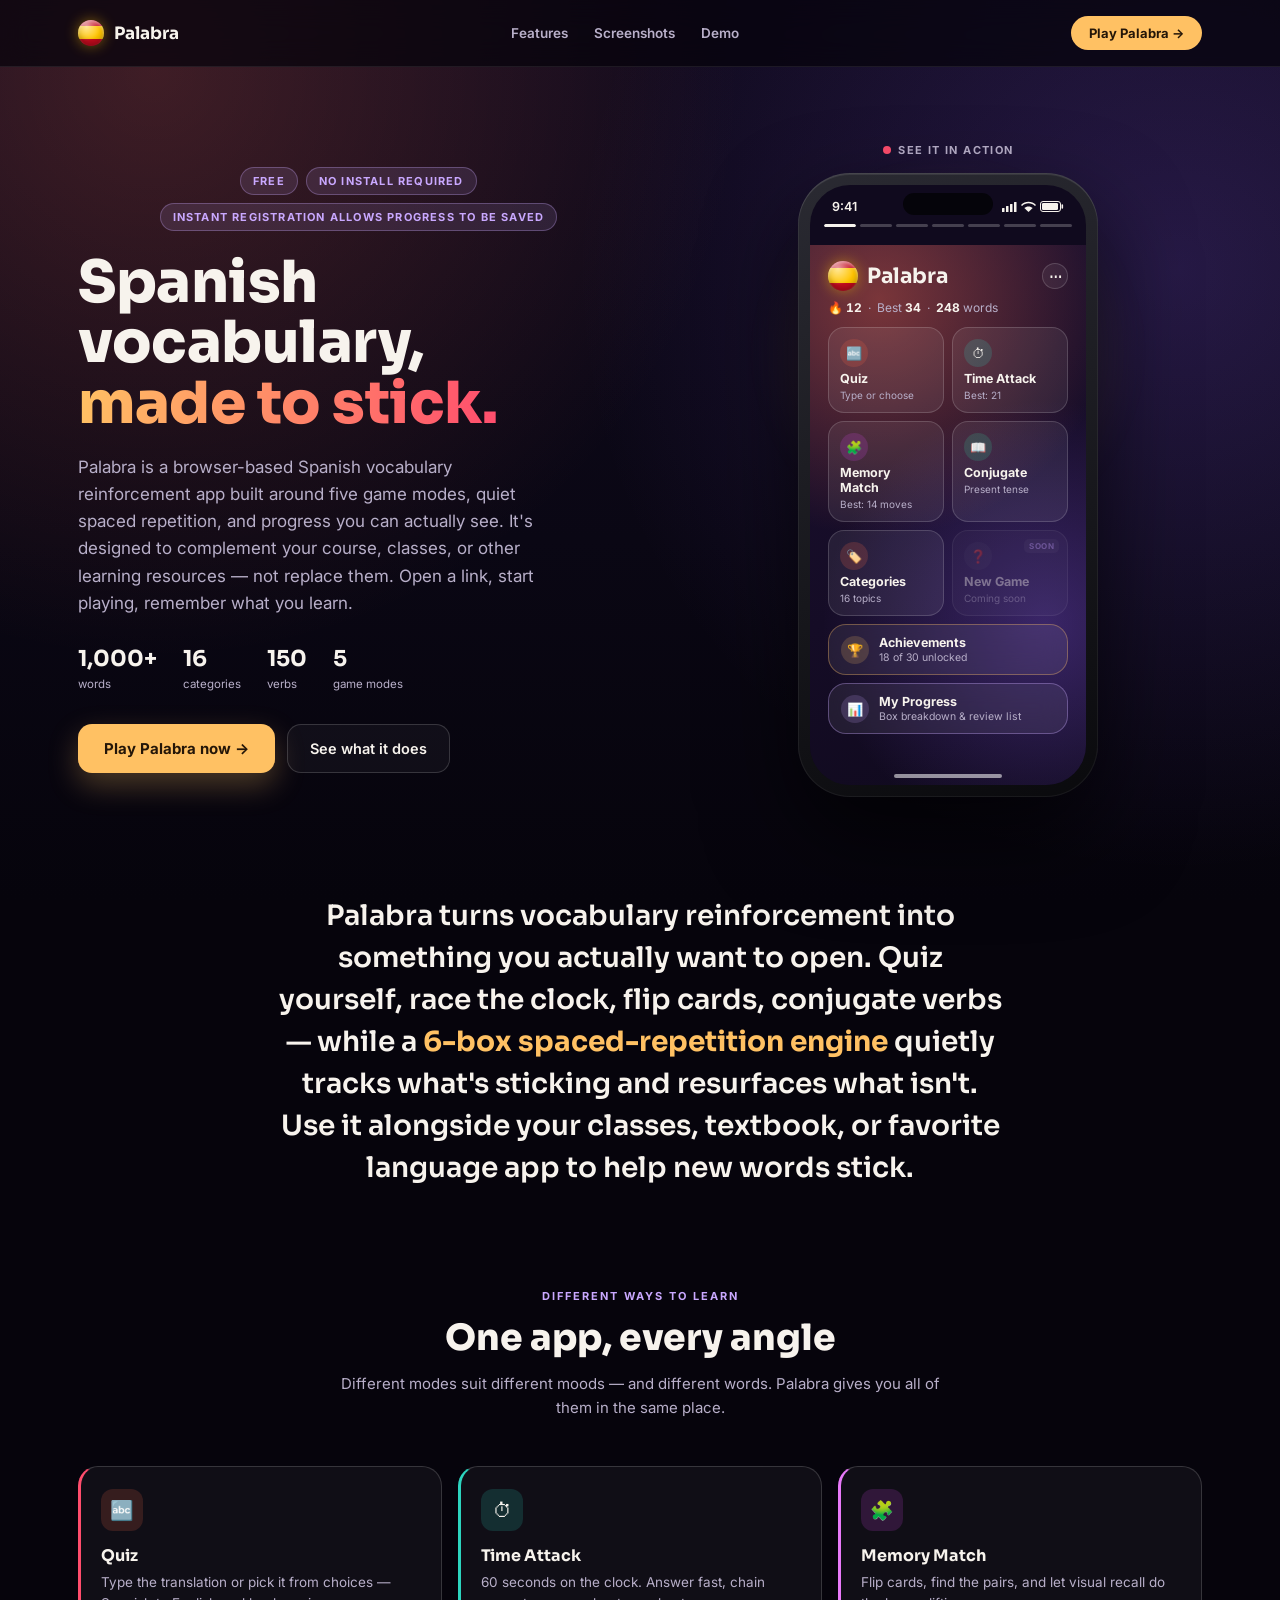
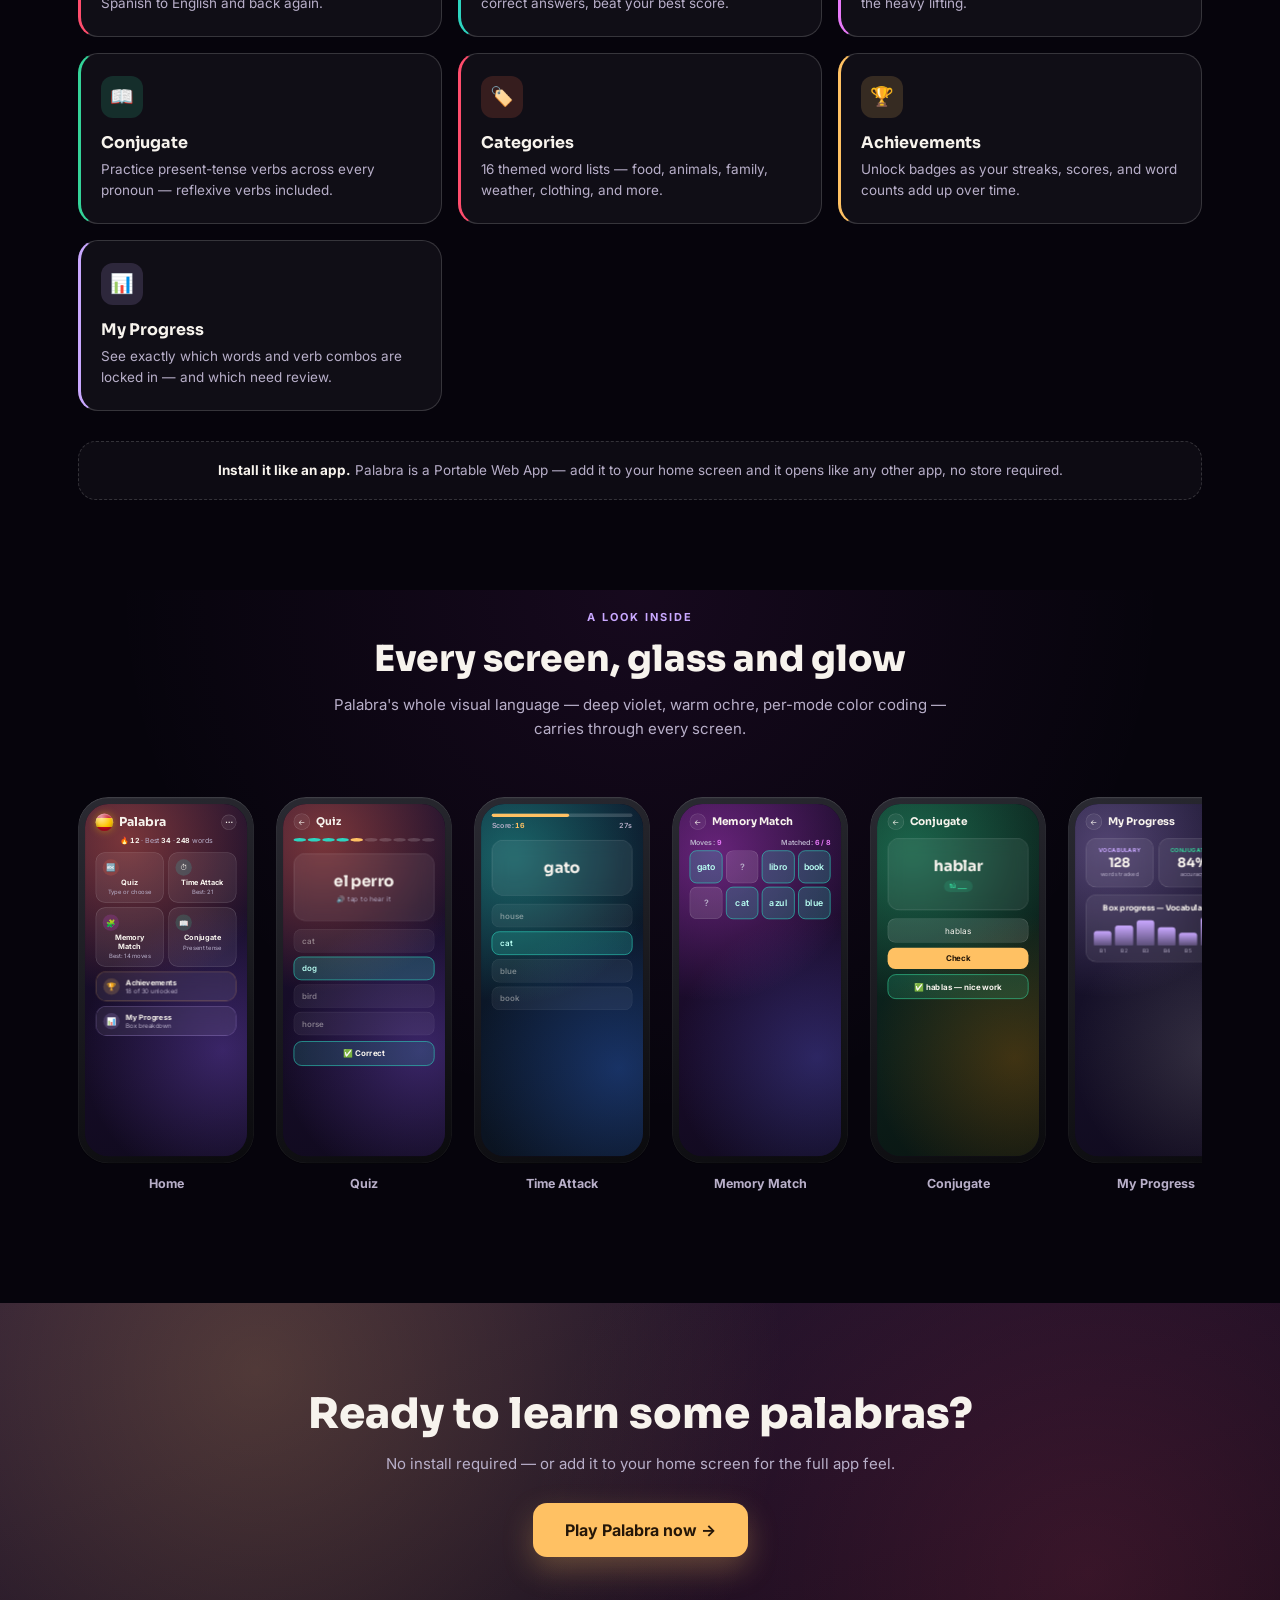
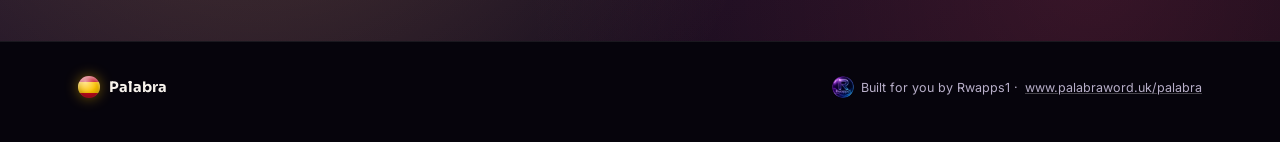
<file: showcase.html>
<!DOCTYPE html>
<html lang="en">
<head>
<meta charset="UTF-8" />
<meta name="viewport" content="width=device-width, initial-scale=1.0" />
<title>Palabra — Learn Spanish Vocabulary, One Word at a Time</title>
<meta name="description" content="Palabra is a free, installable web app for reinforcing Spanish vocabulary and verb conjugation through five game modes, spaced repetition, and visual progress tracking — a companion to your other learning resources." />
<style>
  @import url('https://fonts.googleapis.com/css2?family=Sora:wght@600;700;800&family=Inter:wght@400;500;600;700;800&display=swap');

  :root {
    --bg: #100A1E;
    --bg-card: rgba(255,255,255,0.07);
    --bg-card-alt: rgba(255,255,255,0.12);
    --ochre: #FFC163;
    --terracotta: #FF4D6D;
    --cream: #F7F3ED;
    --cream-dim: #B8AFC9;
    --green: #2DD4BF;
    --red: #FF4D6D;
    --outline: rgba(255,255,255,0.16);
    --label: #C9A8FF;
    --memory: #E879F9;
    --conjugate: #34D399;
  }

  * { box-sizing: border-box; }
  html { scroll-behavior: smooth; }
  body {
    margin: 0;
    background: #06040C;
    color: var(--cream);
    font-family: 'Inter', sans-serif;
    -webkit-font-smoothing: antialiased;
  }
  img, svg { max-width: 100%; display: block; }
  a { color: inherit; }
  .visually-hidden { position: absolute; width: 1px; height: 1px; overflow: hidden; clip: rect(0 0 0 0); }

  @media (prefers-reduced-motion: reduce) {
    *, *::before, *::after {
      animation-duration: 0.001ms !important;
      animation-iteration-count: 1 !important;
      transition-duration: 0.001ms !important;
      scroll-behavior: auto !important;
    }
  }

  /* ============ shared app-chrome components (used in hero demo + screenshots) ============ */
  .badge {
    width: 30px; height: 30px; border-radius: 50%;
    background: linear-gradient(180deg, #C60B1E 0 25%, #FFC400 25% 75%, #C60B1E 75% 100%);
    box-shadow: 0 0 14px rgba(255,196,0,0.45), inset 0 2px 3px rgba(255,255,255,0.45), inset 0 -3px 6px rgba(0,0,0,0.3);
    position: relative; flex-shrink: 0;
  }
  .badge::after {
    content: ''; position: absolute; inset: 0; border-radius: 50%;
    background: radial-gradient(circle at 33% 25%, rgba(255,255,255,0.6), transparent 55%);
  }
  h1.applogo { font-family: 'Sora', sans-serif; font-weight: 700; font-size: 21px; margin: 0; color: var(--cream); }
  .menu-dot { width: 26px; height: 26px; border-radius: 50%; border: 1px solid var(--outline); background: rgba(255,255,255,0.06); display: flex; align-items: center; justify-content: center; color: var(--cream); font-weight: 700; font-size: 13px; }
  .streak-line { font-size: 12px; color: var(--cream-dim); margin: 9px 0 12px; font-variant-numeric: tabular-nums; }
  .streak-line b { color: var(--cream); }

  .card {
    background: var(--bg-card);
    border-radius: 18px;
    padding: 13px;
    border: 1px solid var(--outline);
    backdrop-filter: blur(14px);
  }

  .game-grid { display: grid; grid-template-columns: 1fr 1fr; gap: 8px; }
  .game-tile {
    background: var(--bg-card);
    border: 1px solid var(--outline);
    border-radius: 16px;
    padding: 11px;
    display: flex; flex-direction: column; gap: 3px;
    position: relative;
  }
  .game-tile.locked { opacity: 0.4; }
  .tile-icon-wrap { width: 28px; height: 28px; border-radius: 50%; display: flex; align-items: center; justify-content: center; font-size: 13px; margin-bottom: 1px; }
  .tile-name { font-weight: 700; font-size: 12.5px; color: var(--cream); font-family: 'Inter', sans-serif; }
  .tile-meta { font-size: 10px; color: var(--cream-dim); }
  .tile-soon { position: absolute; top: 8px; right: 8px; font-size: 8px; font-weight: 700; letter-spacing: 0.5px; text-transform: uppercase; color: var(--label); background: rgba(255,255,255,0.08); border-radius: 5px; padding: 2px 5px; }

  .banner { flex-direction: row; align-items: center; gap: 10px; width: 100%; margin-top: 8px; padding: 10px 12px; display: flex; }
  .banner .tile-icon-wrap { margin-bottom: 0; }
  .banner-name { font-weight: 700; font-size: 12.5px; color: var(--cream); }
  .banner-meta { font-size: 10.5px; color: var(--cream-dim); margin-top: 1px; }
  .achievements-banner { border-color: rgba(255,193,99,0.35); }
  .progress-banner { border-color: rgba(201,168,255,0.35); }

  .eyebrow { font-family: 'Inter', sans-serif; font-weight: 700; font-size: 10px; letter-spacing: 2px; color: var(--label); text-transform: uppercase; text-align: center; }

  .back-row { display: flex; align-items: center; gap: 10px; margin-bottom: 14px; }
  .back-btn { width: 28px; height: 28px; border-radius: 50%; border: 1px solid var(--outline); background: rgba(255,255,255,0.06); color: var(--cream); font-size: 13px; display: flex; align-items: center; justify-content: center; }
  .screen-title { font-family: 'Sora', sans-serif; font-weight: 700; font-size: 18px; color: var(--cream); }

  .tiles { display: grid; gap: 3px; margin-bottom: 20px; }
  .tile-dot { height: 6px; border-radius: 50%; background: var(--outline); }

  .prompt-card {
    background: var(--bg-card);
    border-radius: 20px;
    padding: 30px 18px;
    text-align: center;
    border: 1px solid var(--outline);
    margin-bottom: 14px;
    backdrop-filter: blur(14px);
    position: relative;
  }
  .prompt-word { font-family: 'Sora', sans-serif; font-weight: 700; font-size: 26px; color: var(--cream); }
  .prompt-sub { font-size: 11px; color: var(--cream-dim); margin-top: 6px; letter-spacing: 0.5px; }

  .option-list { display: flex; flex-direction: column; gap: 7px; margin-bottom: 10px; }
  .option-btn {
    width: 100%; padding: 11px 14px; border-radius: 13px; border: 1px solid var(--outline);
    background: var(--bg-card-alt); color: var(--cream); font-size: 13.5px; font-weight: 600;
    text-align: left; font-family: 'Inter', sans-serif;
  }
  .option-btn.correct-choice { background: rgba(45,212,191,0.22); border-color: var(--green); color: #B8FFF3; }
  .option-btn.dim { opacity: 0.45; }

  .feedback { padding: 12px 14px; border-radius: 14px; }
  .feedback.correct { background: rgba(45,212,191,0.14); border: 1px solid var(--green); }
  .feedback .fb-title { font-weight: 700; font-size: 13.5px; color: var(--cream); }
  .feedback.conj-correct { background: rgba(52,211,153,0.16); border: 1px solid var(--conjugate); }

  .tap-dot {
    position: absolute; width: 30px; height: 30px; margin-left: -15px; margin-top: -15px;
    border-radius: 50%; background: rgba(255,255,255,0.35); border: 2px solid rgba(255,255,255,0.85);
    opacity: 0; z-index: 50; pointer-events: none;
  }
  .tap-a { animation: tapPulse 0.7s ease 1750ms; }
  .tap-c { animation: tapPulse 0.7s ease 700ms; }
  .tap-d { animation: tapPulse 0.7s ease 2900ms; }
  .tap-e { animation: tapPulse 0.7s ease 3150ms; }
  .tap-hub { animation: tapPulse 0.7s ease 3150ms; }
  .tap-conj { animation: tapPulse 0.7s ease 1900ms; }
  @keyframes tapPulse { 0% { transform: scale(0.3); opacity: 0; } 35% { transform: scale(1); opacity: 0.9; } 100% { transform: scale(1.5); opacity: 0; } }

  .hub-tile-press { animation: pressIt 0.35s ease 3200ms; }
  @keyframes pressIt { 0% { transform: scale(1); border-color: var(--outline); } 50% { transform: scale(0.94); border-color: var(--terracotta); } 100% { transform: scale(1); border-color: var(--outline); } }

  .option-btn.pending-correct { animation: growCorrect 0.35s ease 2000ms forwards; position: relative; }
  @keyframes growCorrect { to { background: rgba(45,212,191,0.22); border-color: var(--green); color: #B8FFF3; transform: scale(1.02); } }
  .option-btn.dim-late { animation: dimIt 0.35s ease 2000ms forwards; }
  .option-btn.dim-late2 { animation: dimIt 0.35s ease 2200ms forwards; }
  @keyframes dimIt { to { opacity: 0.4; } }
  .fb-hidden { opacity: 0; }
  .fb-appear { animation: fbIn 0.4s ease 2250ms forwards; }
  .fb-appear2 { animation: fbIn 0.4s ease 2450ms forwards; }
  @keyframes fbIn { from { opacity: 0; transform: translateY(6px); } to { opacity: 1; transform: translateY(0); } }

  .ta-header { margin-bottom: 18px; }
  .ta-timer-track { height: 6px; background: var(--outline); border-radius: 4px; overflow: hidden; margin-bottom: 6px; }
  .ta-timer-fill { height: 100%; background: var(--ochre); border-radius: 4px; width: 100%; }
  .ta-stats-row { display: flex; justify-content: space-between; font-weight: 600; font-size: 12px; color: var(--cream-dim); font-variant-numeric: tabular-nums; }
  .ta-stats-row span { color: var(--ochre); font-weight: 700; }
  .ta-word.swap-1 { animation: swapText 0.3s ease 1600ms; }
  .ta-word.swap-2 { animation: swapText 0.3s ease 3300ms; }
  @keyframes swapText { 0%,100% { opacity: 1; } 50% { opacity: 0; } }

  .memory-grid { display: grid; grid-template-columns: repeat(4, 1fr); gap: 6px; margin-bottom: 12px; margin-top: 6px; }
  .memory-tile {
    aspect-ratio: 1; border-radius: 12px; border: 1px solid var(--outline);
    background: var(--bg-card-alt); color: var(--cream-dim); display: flex; align-items: center; justify-content: center;
    font-size: 15px; font-weight: 600;
  }
  .memory-tile.matched { background: rgba(45,212,191,0.22); border-color: var(--green); color: #B8FFF3; }
  .mt-match-1, .mt-match-2 { animation: memFlip 0.5s ease 700ms forwards, memMatch 0.3s ease 1250ms forwards; }
  .mt-match-3, .mt-match-4 { animation: memFlip 0.5s ease 2500ms forwards, memMatch 0.3s ease 3050ms forwards; }
  @keyframes memFlip { from { transform: rotateY(-90deg); opacity: 0.4; } to { transform: rotateY(0); opacity: 1; } }
  @keyframes memMatch { to { background: rgba(45,212,191,0.22); border-color: var(--green); color: #B8FFF3; } }
  .memory-stats-row { display: flex; justify-content: space-between; font-weight: 600; font-size: 12px; color: var(--cream-dim); margin-bottom: 4px; }
  .memory-stats-row span { color: var(--memory); font-weight: 700; }

  .pronoun-pill { display: inline-block; margin-top: 8px; padding: 3px 10px; border-radius: 999px; background: rgba(52,211,153,0.16); color: var(--conjugate); font-size: 11.5px; font-weight: 700; }
  .fake-input { width: 100%; padding: 11px 13px; border-radius: 13px; border: 1px solid var(--outline); background: var(--bg-card-alt); color: var(--cream); font-size: 14px; margin-bottom: 9px; min-height: 18px; }
  .type-caret { display: inline-block; width: 2px; height: 13px; background: var(--conjugate); margin-left: 1px; vertical-align: middle; animation: caretBlink 0.6s steps(1) infinite; }
  @keyframes caretBlink { 50% { opacity: 0; } }
  .conj-btn { width: 100%; padding: 10px 0; border-radius: 13px; border: none; font-weight: 700; font-size: 13.5px; background: var(--ochre); color: #241608; font-family: 'Inter', sans-serif; }

  .progress-summary-row { display: grid; grid-template-columns: 1fr 1fr; gap: 8px; margin-bottom: 12px; }
  .progress-summary-eyebrow { font-size: 9.5px; font-weight: 700; letter-spacing: 0.06em; text-transform: uppercase; color: var(--label); margin-bottom: 6px; }
  .progress-summary-card.conjugate .progress-summary-eyebrow { color: var(--conjugate); }
  .progress-summary-big { font-family: 'Sora', sans-serif; font-size: 22px; font-weight: 700; color: var(--cream); line-height: 1; }
  .progress-summary-big-label { font-size: 9.5px; color: var(--cream-dim); margin: 3px 0; }
  .progress-section-title { font-family: 'Sora', sans-serif; font-size: 13px; font-weight: 700; color: var(--cream); margin-bottom: 8px; }
  .progress-bars { display: flex; align-items: flex-end; gap: 6px; height: 62px; }
  .progress-bar-col { flex: 1; display: flex; flex-direction: column; align-items: center; gap: 4px; height: 100%; justify-content: flex-end; }
  .progress-bar { width: 100%; border-radius: 5px 5px 2px 2px; background: linear-gradient(180deg, var(--label), rgba(201,168,255,0.25)); height: 0%; }
  .progress-bar-label { font-size: 8.5px; color: var(--cream-dim); }
  .grow-bar { animation: growBar 0.6s ease forwards; }
  @keyframes growBar { from { height: 0%; } }

  .achievement-row { display: flex; align-items: center; gap: 10px; padding: 9px 0; border-bottom: 1px solid var(--outline); }
  .achievement-row:last-child { border-bottom: none; }
  .ach-icon-sm { width: 30px; height: 30px; border-radius: 50%; display: flex; align-items: center; justify-content: center; font-size: 14px; flex-shrink: 0; }
  .ach-name-sm { font-weight: 700; font-size: 12.5px; color: var(--cream); }
  .ach-desc-sm { font-size: 10.5px; color: var(--cream-dim); margin-top: 1px; }

  .ach-wrap { height: 100%; display: flex; flex-direction: column; align-items: center; justify-content: center; text-align: center; opacity: 0; animation: fbIn 0.45s ease 150ms forwards; }
  .ach-badge {
    width: 68px; height: 68px; border-radius: 50%;
    background: radial-gradient(circle at 35% 30%, #FFF3D6, #FFC163 55%, #B4750C 100%);
    box-shadow: 0 0 30px rgba(255,193,99,0.6);
    display: flex; align-items: center; justify-content: center; font-size: 30px; margin-bottom: 14px;
  }
  .ach-eyebrow { font-size: 10px; letter-spacing: 2px; text-transform: uppercase; color: var(--ochre); font-weight: 700; margin-bottom: 6px; }
  .ach-title { font-family: 'Sora', sans-serif; font-size: 18px; font-weight: 700; color: var(--cream); margin-bottom: 4px; }
  .ach-desc { font-size: 12px; color: var(--cream-dim); }
  .confetti-piece { position: absolute; top: -10px; width: 6px; height: 11px; opacity: 0.9; animation-name: confettiFall; animation-timing-function: ease-in; animation-fill-mode: forwards; }
  @keyframes confettiFall { 0% { transform: translateY(0) rotate(0deg); opacity: 1; } 100% { transform: translateY(560px) rotate(360deg); opacity: 0; } }

  /* per-scene ambient backgrounds (as used inside the app) */
  .bg-quiz { background: radial-gradient(circle at 25% 10%, rgba(255,107,74,0.42), transparent 45%), radial-gradient(circle at 85% 70%, rgba(139,92,246,0.32), transparent 50%), linear-gradient(160deg, #1B1030 0%, #150C26 60%, #100A1E 100%); }
  .bg-timeattack { background: radial-gradient(circle at 20% 15%, rgba(45,212,191,0.4), transparent 45%), radial-gradient(circle at 85% 75%, rgba(56,120,255,0.3), transparent 50%), linear-gradient(160deg, #0D1B30 0%, #0B1626 60%, #0A121E 100%); }
  .bg-memory { background: radial-gradient(circle at 22% 14%, rgba(217,70,239,0.38), transparent 45%), radial-gradient(circle at 85% 72%, rgba(99,102,241,0.3), transparent 50%), linear-gradient(160deg, #240F35 0%, #180B28 60%, #100A1E 100%); }
  .bg-conjugate { background: radial-gradient(circle at 22% 14%, rgba(52,211,153,0.36), transparent 45%), radial-gradient(circle at 85% 72%, rgba(217,119,6,0.26), transparent 50%), linear-gradient(160deg, #0E2A22 0%, #0B1F1A 60%, #0A1512 100%); }
  .bg-progress { background: radial-gradient(circle at 20% 12%, rgba(201,168,255,0.32), transparent 45%), radial-gradient(circle at 85% 70%, rgba(247,243,237,0.14), transparent 50%), linear-gradient(160deg, #1A1530 0%, #140F26 60%, #100A1E 100%); }
  .bg-achievements { background: radial-gradient(circle at 25% 15%, rgba(255,193,99,0.4), transparent 45%), radial-gradient(circle at 85% 70%, rgba(255,107,74,0.25), transparent 50%), linear-gradient(160deg, #241631 0%, #1A1026 60%, #120B1C 100%); }

  /* ============ phone chrome ============ */
  .phone-shell {
    width: 300px; height: 624px; background: linear-gradient(160deg, #2a2a32, #0a0a0d);
    border-radius: 52px; padding: 12px; position: relative; flex-shrink: 0;
    box-shadow: 0 40px 90px rgba(0,0,0,0.65), 0 0 0 1px rgba(255,255,255,0.06) inset, 0 2px 0 rgba(255,255,255,0.08) inset;
  }
  .phone-screen { width: 100%; height: 100%; background: var(--bg); border-radius: 40px; overflow: hidden; position: relative; }
  .notch { position: absolute; top: 8px; left: 50%; transform: translateX(-50%); width: 90px; height: 22px; background: #05040a; border-radius: 14px; z-index: 40; }
  .home-indicator { position: absolute; bottom: 7px; left: 50%; transform: translateX(-50%); width: 108px; height: 4px; border-radius: 3px; background: rgba(255,255,255,0.55); z-index: 40; }
  .status-bar { position: relative; z-index: 30; display: flex; align-items: center; justify-content: space-between; padding: 14px 22px 2px; font-weight: 600; font-size: 12.5px; color: var(--cream); }
  .status-icons { display: flex; align-items: center; gap: 4px; }
  .story-bar { position: relative; z-index: 30; display: flex; gap: 4px; padding: 8px 14px 0; }
  .story-seg { flex: 1; height: 3px; border-radius: 2px; background: rgba(255,255,255,0.22); overflow: hidden; }
  .story-seg-fill { height: 100%; width: 0%; background: var(--cream); border-radius: 2px; }
  .screen-content-wrap { position: absolute; top: 60px; left: 0; right: 0; bottom: 0; overflow: hidden; }
  .screen-content { height: 100%; width: 100%; padding: 16px 18px 18px; opacity: 1; transition: opacity 0.22s ease; position: relative; }
  .screen-content-static { top: 34px; padding: 16px 18px 18px; }

  /* ============ marketing chrome ============ */
  .wrapper { max-width: 1180px; margin: 0 auto; padding: 0 28px; }

  .site-nav {
    position: sticky; top: 0; z-index: 100;
    background: rgba(6,4,12,0.72); backdrop-filter: blur(14px); -webkit-backdrop-filter: blur(14px);
    border-bottom: 1px solid rgba(255,255,255,0.08);
  }
  .site-nav .wrapper { display: flex; align-items: center; justify-content: space-between; height: 66px; }
  .nav-left { display: flex; align-items: center; gap: 10px; }
  .nav-left .badge { width: 26px; height: 26px; }
  .nav-left span { font-family: 'Sora', sans-serif; font-weight: 700; font-size: 17px; }
  .nav-links { display: flex; align-items: center; gap: 26px; font-size: 13.5px; font-weight: 600; color: var(--cream-dim); }
  .nav-links a { text-decoration: none; }
  .nav-links a:hover { color: var(--cream); }
  .nav-cta {
    display: inline-flex; align-items: center; gap: 6px; padding: 9px 18px; border-radius: 999px;
    background: var(--ochre); color: #241608; font-weight: 700; font-size: 13px; text-decoration: none;
    white-space: nowrap;
  }
  @media (max-width: 720px) { .nav-links { display: none; } }

  section { position: relative; overflow: hidden; }

  /* ---- hero ---- */
  .hero { padding: 76px 0 90px; }
  .hero::before {
    content: ''; position: absolute; inset: 0; z-index: 0;
    background:
      radial-gradient(circle at 12% 8%, rgba(255,107,74,0.20), transparent 42%),
      radial-gradient(circle at 92% 30%, rgba(139,92,246,0.20), transparent 45%),
      linear-gradient(180deg, #100A1E 0%, #0A0714 60%, #06040C 100%);
  }
  .hero .wrapper { position: relative; z-index: 1; display: grid; grid-template-columns: 1.05fr 0.95fr; gap: 56px; align-items: center; }
  .hero-eyebrow-row { display: flex; align-items: center; justify-content: center; gap: 8px; margin-bottom: 22px; flex-wrap: wrap; }
  .hero-pill {
    font-size: 11px; font-weight: 700; letter-spacing: 1.2px; text-transform: uppercase;
    color: var(--label); background: rgba(201,168,255,0.12); border: 1px solid rgba(201,168,255,0.3);
    border-radius: 999px; padding: 6px 12px;
  }
  .hero-copy h1 {
    font-family: 'Sora', sans-serif; font-weight: 800; color: var(--cream);
    font-size: clamp(38px, 5vw, 58px); line-height: 1.04; margin: 0 0 20px; letter-spacing: -0.5px;
  }
  .hero-copy h1 em { font-style: normal; background: linear-gradient(95deg, var(--ochre), var(--terracotta)); -webkit-background-clip: text; background-clip: text; color: transparent; }
  .hero p.lede { font-size: 17px; line-height: 1.6; color: var(--cream-dim); max-width: 480px; margin: 0 0 28px; }
  .hero-stats { display: flex; gap: 26px; margin-bottom: 32px; flex-wrap: wrap; }
  .hero-stat b { display: block; font-family: 'Sora', sans-serif; font-size: 22px; color: var(--cream); }
  .hero-stat span { font-size: 11.5px; color: var(--cream-dim); }
  .hero-ctas { display: flex; gap: 12px; flex-wrap: wrap; }
  .btn-play {
    display: inline-flex; align-items: center; gap: 8px; padding: 15px 26px; border-radius: 14px;
    background: var(--ochre); color: #241608; font-weight: 700; font-size: 15px; text-decoration: none;
    box-shadow: 0 12px 30px rgba(255,193,99,0.28);
  }
  .btn-ghost {
    display: inline-flex; align-items: center; gap: 8px; padding: 15px 22px; border-radius: 14px;
    border: 1px solid var(--outline); color: var(--cream); font-weight: 600; font-size: 14.5px; text-decoration: none;
    background: rgba(255,255,255,0.04);
  }

  .hero-phone-col { display: flex; flex-direction: column; align-items: center; position: relative; }
  .live-tag {
    display: inline-flex; align-items: center; gap: 7px; font-size: 11px; font-weight: 700; letter-spacing: 1.4px;
    text-transform: uppercase; color: var(--cream-dim); margin-bottom: 16px;
  }
  .live-dot { width: 8px; height: 8px; border-radius: 50%; background: var(--terracotta); box-shadow: 0 0 0 0 rgba(255,77,109,0.6); animation: livePulse 1.6s ease-in-out infinite; }
  @keyframes livePulse { 0% { box-shadow: 0 0 0 0 rgba(255,77,109,0.55); } 70% { box-shadow: 0 0 0 9px rgba(255,77,109,0); } 100% { box-shadow: 0 0 0 0 rgba(255,77,109,0); } }
  .phone-glow { position: absolute; width: 420px; height: 420px; border-radius: 50%; background: radial-gradient(circle, rgba(255,193,99,0.20), transparent 65%); filter: blur(10px); z-index: 0; pointer-events: none; }

  /* ---- what-is-it ---- */
  .about { padding: 8px 0 80px; }
  .about .wrapper { max-width: 780px; text-align: center; }
  .about p {
    font-family: 'Sora', sans-serif; font-size: clamp(21px, 2.6vw, 28px); line-height: 1.5; font-weight: 600;
    color: var(--cream); margin: 0;
  }
  .about p b { color: var(--ochre); font-weight: 700; }

  /* ---- features ---- */
  .features { padding: 20px 0 90px; }
  .section-head { text-align: center; max-width: 620px; margin: 0 auto 46px; }
  .section-eyebrow { font-size: 11px; font-weight: 700; letter-spacing: 2px; text-transform: uppercase; color: var(--label); margin-bottom: 12px; }
  .section-title { font-family: 'Sora', sans-serif; font-weight: 800; font-size: clamp(26px, 3.4vw, 36px); color: var(--cream); margin: 0 0 12px; }
  .section-sub { color: var(--cream-dim); font-size: 15px; line-height: 1.6; margin: 0; }

  .feature-grid { display: grid; grid-template-columns: repeat(3, 1fr); gap: 16px; }
  .feature-card {
    background: rgba(255,255,255,0.045); border: 1px solid var(--outline); border-radius: 20px;
    padding: 22px 20px; border-left: 3px solid var(--f-color, var(--ochre));
  }
  .feature-icon { width: 42px; height: 42px; border-radius: 12px; display: flex; align-items: center; justify-content: center; font-size: 19px; margin-bottom: 14px; background: var(--f-bg, rgba(255,193,99,0.16)); }
  .feature-card h3 { font-family: 'Sora', sans-serif; font-size: 16px; margin: 0 0 6px; color: var(--cream); }
  .feature-card p { font-size: 13.5px; line-height: 1.55; color: var(--cream-dim); margin: 0; }
  @media (max-width: 900px) { .feature-grid { grid-template-columns: 1fr 1fr; } }
  @media (max-width: 560px) { .feature-grid { grid-template-columns: 1fr; } }

  .under-hood {
    margin-top: 30px; padding: 18px 22px; border-radius: 18px; border: 1px dashed var(--outline);
    background: rgba(255,255,255,0.03); font-size: 13.5px; color: var(--cream-dim); line-height: 1.6; text-align: center;
  }
  .under-hood b { color: var(--cream); }

  /* ---- screenshots ---- */
  .gallery { padding: 20px 0 90px; }
  .gallery::before {
    content: ''; position: absolute; inset: 0; z-index: 0;
    background: radial-gradient(circle at 50% 0%, rgba(217,70,239,0.08), transparent 55%);
  }
  .gallery .wrapper { position: relative; z-index: 1; }
  .gallery-scroll {
    display: flex; gap: 22px; overflow-x: auto; padding: 10px 4px 22px;
    scroll-snap-type: x proximity;
  }
  .gallery-scroll::-webkit-scrollbar { height: 6px; }
  .gallery-scroll::-webkit-scrollbar-thumb { background: rgba(255,255,255,0.15); border-radius: 3px; }
  .gallery-item { flex-shrink: 0; width: 176px; scroll-snap-align: start; text-align: center; }
  .gallery-frame { width: 176px; height: 367px; overflow: hidden; border-radius: 30px; position: relative; }
  .gallery-frame .phone-shell { transform: scale(0.587); transform-origin: top left; }
  .gallery-caption { margin-top: 12px; font-size: 12.5px; font-weight: 700; color: var(--cream-dim); }

  /* ---- cta band ---- */
  .cta-band { padding: 84px 0; text-align: center; }
  .cta-band::before {
    content: ''; position: absolute; inset: 0; z-index: 0;
    background:
      radial-gradient(circle at 20% 20%, rgba(255,193,99,0.22), transparent 50%),
      radial-gradient(circle at 85% 80%, rgba(255,77,109,0.16), transparent 50%),
      linear-gradient(160deg, #241631 0%, #170D22 60%, #0F0917 100%);
  }
  .cta-band .wrapper { position: relative; z-index: 1; }
  .cta-band h2 { font-family: 'Sora', sans-serif; font-weight: 800; font-size: clamp(28px, 4vw, 42px); margin: 0 0 14px; color: var(--cream); }
  .cta-band p { color: var(--cream-dim); font-size: 15px; margin: 0 0 30px; }
  .cta-band .btn-play { font-size: 16px; padding: 17px 32px; }

  /* ---- footer ---- */
  .site-footer { padding: 34px 0 44px; border-top: 1px solid rgba(255,255,255,0.08); }
  .site-footer .wrapper { display: flex; align-items: center; justify-content: space-between; flex-wrap: wrap; gap: 14px; }
  .footer-brand { display: flex; align-items: center; gap: 9px; }
  .footer-brand .badge { width: 22px; height: 22px; }
  .footer-brand span { font-family: 'Sora', sans-serif; font-weight: 700; font-size: 14.5px; color: var(--cream); }
  .footer-meta { font-size: 12.5px; color: var(--cream-dim); display: flex; align-items: center; gap: 7px; }
  .footer-meta a { text-decoration: underline; text-decoration-color: rgba(255,255,255,0.25); }
  .footer-meta a:hover { color: var(--cream); }
  .dev-logo { width: 22px; height: 22px; border-radius: 50%; display: inline-block; flex-shrink: 0; }

  /* scroll reveal */
  .reveal { opacity: 0; transform: translateY(18px); transition: opacity 0.6s ease, transform 0.6s ease; }
  .reveal.is-visible { opacity: 1; transform: translateY(0); }

  @media (max-width: 900px) {
    .hero .wrapper { grid-template-columns: 1fr; text-align: center; }
    .hero p.lede { margin-left: auto; margin-right: auto; }
    .hero-stats { justify-content: center; }
    .hero-ctas { justify-content: center; }
    .hero-phone-col { margin-top: 20px; }
  }
  @media (max-width: 380px) {
    .phone-shell { width: 264px; height: 550px; }
  }
</style>
</head>
<body>

<nav class="site-nav">
  <div class="wrapper">
    <div class="nav-left"><span class="badge"></span><span>Palabra</span></div>
    <div class="nav-links">
      <a href="#features">Features</a>
      <a href="#screenshots">Screenshots</a>
      <a href="#demo">Demo</a>
    </div>
    <a class="nav-cta" href="https://rwapps1.github.io/palabra/" target="_blank" rel="noopener">Play Palabra →</a>
  </div>
</nav>

<header class="hero" id="demo">
  <div class="wrapper">
    <div class="hero-copy">
      <div class="hero-eyebrow-row">
        <span class="hero-pill">Free</span>
        <span class="hero-pill">No install required</span>
        <span class="hero-pill">Instant Registration Allows Progress To Be Saved</span>
      </div>
      <h1>Spanish vocabulary,<br><em>made to stick.</em></h1>
      <p class="lede">Palabra is a browser-based Spanish vocabulary reinforcement app built around five game modes, quiet spaced repetition, and progress you can actually see. It's designed to complement your course, classes, or other learning resources — not replace them. Open a link, start playing, remember what you learn.</p>
      <div class="hero-stats">
        <div class="hero-stat"><b>1,000+</b><span>words</span></div>
        <div class="hero-stat"><b>16</b><span>categories</span></div>
        <div class="hero-stat"><b>150</b><span>verbs</span></div>
        <div class="hero-stat"><b>5</b><span>game modes</span></div>
      </div>
      <div class="hero-ctas">
        <a class="btn-play" href="https://rwapps1.github.io/palabra/" target="_blank" rel="noopener">Play Palabra now →</a>
        <a class="btn-ghost" href="#features">See what it does</a>
      </div>
    </div>
    <div class="hero-phone-col">
      <div class="phone-glow"></div>
      <div class="live-tag"><span class="live-dot"></span> See it in action</div>
      <div class="phone-shell" style="position:relative;">
        <div class="phone-screen" id="phoneScreen">
          <div class="notch"></div>
          <div class="status-bar">
            <span>9:41</span>
            <span class="status-icons">
              <svg width="15" height="10" viewBox="0 0 15 10" fill="none"><rect x="0" y="6" width="2.5" height="4" rx="0.5" fill="#F7F3ED"/><rect x="4" y="4" width="2.5" height="6" rx="0.5" fill="#F7F3ED"/><rect x="8" y="2" width="2.5" height="8" rx="0.5" fill="#F7F3ED"/><rect x="12" y="0" width="2.5" height="10" rx="0.5" fill="#F7F3ED"/></svg>
              <svg width="15" height="11" viewBox="0 0 15 11" fill="none"><path d="M7.5 2.3C10 2.3 12.2 3.3 14 5.1L15 4C12.9 1.9 10.3 0.8 7.5 0.8C4.7 0.8 2.1 1.9 0 4L1 5.1C2.8 3.3 5 2.3 7.5 2.3Z" fill="#F7F3ED"/><path d="M7.5 5.4C9.1 5.4 10.6 6 11.7 7.1L7.5 11L3.3 7.1C4.4 6 5.9 5.4 7.5 5.4Z" fill="#F7F3ED"/></svg>
              <svg width="24" height="11" viewBox="0 0 24 11" fill="none"><rect x="0.5" y="0.5" width="20" height="10" rx="2.5" stroke="#F7F3ED"/><rect x="2" y="2" width="16" height="7" rx="1.2" fill="#F7F3ED"/><rect x="21.5" y="3.3" width="1.6" height="4.4" rx="0.8" fill="#F7F3ED"/></svg>
            </span>
          </div>
          <div class="story-bar" id="storyBar"></div>
          <div class="screen-content-wrap">
            <div class="screen-content bg-quiz" id="screenContent"></div>
          </div>
          <div class="home-indicator"></div>
        </div>
      </div>
    </div>
  </div>
</header>

<section class="about reveal">
  <div class="wrapper">
    <p>Palabra turns vocabulary reinforcement into something you actually want to open. Quiz yourself, race the clock, flip cards, conjugate verbs — while a <b>6-box spaced-repetition engine</b> quietly tracks what's sticking and resurfaces what isn't. Use it alongside your classes, textbook, or favorite language app to help new words stick.</p>
  </div>
</section>

<section class="features" id="features">
  <div class="wrapper">
    <div class="section-head reveal">
      <div class="section-eyebrow">Different ways to learn</div>
      <h2 class="section-title">One app, every angle</h2>
      <p class="section-sub">Different modes suit different moods — and different words. Palabra gives you all of them in the same place.</p>
    </div>
    <div class="feature-grid">
      <div class="feature-card reveal" style="--f-color: var(--terracotta); --f-bg: rgba(255,107,74,0.16);">
        <div class="feature-icon">🔤</div>
        <h3>Quiz</h3>
        <p>Type the translation or pick it from choices — Spanish to English and back again.</p>
      </div>
      <div class="feature-card reveal" style="--f-color: var(--green); --f-bg: rgba(45,212,191,0.16);">
        <div class="feature-icon">⏱</div>
        <h3>Time Attack</h3>
        <p>60 seconds on the clock. Answer fast, chain correct answers, beat your best score.</p>
      </div>
      <div class="feature-card reveal" style="--f-color: var(--memory); --f-bg: rgba(217,70,239,0.16);">
        <div class="feature-icon">🧩</div>
        <h3>Memory Match</h3>
        <p>Flip cards, find the pairs, and let visual recall do the heavy lifting.</p>
      </div>
      <div class="feature-card reveal" style="--f-color: var(--conjugate); --f-bg: rgba(52,211,153,0.16);">
        <div class="feature-icon">📖</div>
        <h3>Conjugate</h3>
        <p>Practice present-tense verbs across every pronoun — reflexive verbs included.</p>
      </div>
      <div class="feature-card reveal" style="--f-color: var(--terracotta); --f-bg: rgba(255,107,74,0.16);">
        <div class="feature-icon">🏷️</div>
        <h3>Categories</h3>
        <p>16 themed word lists — food, animals, family, weather, clothing, and more.</p>
      </div>
      <div class="feature-card reveal" style="--f-color: var(--ochre); --f-bg: rgba(255,193,99,0.16);">
        <div class="feature-icon">🏆</div>
        <h3>Achievements</h3>
        <p>Unlock badges as your streaks, scores, and word counts add up over time.</p>
      </div>
      <div class="feature-card reveal" style="--f-color: var(--label); --f-bg: rgba(201,168,255,0.16);">
        <div class="feature-icon">📊</div>
        <h3>My Progress</h3>
        <p>See exactly which words and verb combos are locked in — and which need review.</p>
      </div>
    </div>
    <div class="under-hood reveal">
      <b>Install it like an app.</b> Palabra is a Portable Web App — add it to your home screen and it opens like any other app, no store required.
    </div>
  </div>
</section>

<section class="gallery" id="screenshots">
  <div class="wrapper">
    <div class="section-head reveal">
      <div class="section-eyebrow">A look inside</div>
      <h2 class="section-title">Every screen, glass and glow</h2>
      <p class="section-sub">Palabra's whole visual language — deep violet, warm ochre, per-mode color coding — carries through every screen.</p>
    </div>

    <div class="gallery-scroll reveal">

      <!-- Home -->
      <div class="gallery-item">
        <div class="gallery-frame">
          <div class="phone-shell">
            <div class="phone-screen">
              <div class="screen-content-static bg-quiz" style="position:absolute; inset:0; padding:16px 18px 18px;">
                <div class="header-row" style="display:flex;align-items:center;justify-content:space-between;">
                  <div style="display:flex;align-items:center;gap:9px;"><span class="badge"></span><h1 class="applogo">Palabra</h1></div>
                  <div class="menu-dot">⋯</div>
                </div>
                <div class="streak-line">🔥 <b>12</b> · Best <b>34</b> · <b>248</b> words</div>
                <div class="game-grid">
                  <div class="game-tile"><div class="tile-icon-wrap" style="background:rgba(255,107,74,0.18);">🔤</div><div class="tile-name">Quiz</div><div class="tile-meta">Type or choose</div></div>
                  <div class="game-tile"><div class="tile-icon-wrap" style="background:rgba(45,212,191,0.18);">⏱</div><div class="tile-name">Time Attack</div><div class="tile-meta">Best: 21</div></div>
                  <div class="game-tile"><div class="tile-icon-wrap" style="background:rgba(217,70,239,0.18);">🧩</div><div class="tile-name">Memory Match</div><div class="tile-meta">Best: 14 moves</div></div>
                  <div class="game-tile"><div class="tile-icon-wrap" style="background:rgba(52,211,153,0.18);">📖</div><div class="tile-name">Conjugate</div><div class="tile-meta">Present tense</div></div>
                </div>
                <div class="card banner achievements-banner"><div class="tile-icon-wrap" style="background:rgba(255,193,99,0.18);">🏆</div><div><div class="banner-name">Achievements</div><div class="banner-meta">18 of 30 unlocked</div></div></div>
                <div class="card banner progress-banner"><div class="tile-icon-wrap" style="background:rgba(201,168,255,0.18);">📊</div><div><div class="banner-name">My Progress</div><div class="banner-meta">Box breakdown</div></div></div>
              </div>
            </div>
          </div>
        </div>
        <div class="gallery-caption">Home</div>
      </div>

      <!-- Quiz -->
      <div class="gallery-item">
        <div class="gallery-frame">
          <div class="phone-shell">
            <div class="phone-screen">
              <div class="screen-content-static bg-quiz" style="position:absolute; inset:0; padding:16px 18px 18px;">
                <div class="back-row"><div class="back-btn">←</div><div class="screen-title">Quiz</div></div>
                <div class="tiles" style="grid-template-columns:repeat(10,1fr);">
                  <div class="tile-dot" style="background:#2DD4BF;"></div><div class="tile-dot" style="background:#2DD4BF;"></div><div class="tile-dot" style="background:#2DD4BF;"></div><div class="tile-dot" style="background:#2DD4BF;"></div><div class="tile-dot" style="background:#FFC163;"></div><div class="tile-dot" style="background:rgba(255,255,255,0.16);"></div><div class="tile-dot" style="background:rgba(255,255,255,0.16);"></div><div class="tile-dot" style="background:rgba(255,255,255,0.16);"></div><div class="tile-dot" style="background:rgba(255,255,255,0.16);"></div><div class="tile-dot" style="background:rgba(255,255,255,0.16);"></div>
                </div>
                <div class="prompt-card">
                  <div class="prompt-word">el perro</div>
                  <div class="prompt-sub">🔊 tap to hear it</div>
                </div>
                <div class="option-list">
                  <div class="option-btn dim">cat</div>
                  <div class="option-btn correct-choice">dog</div>
                  <div class="option-btn dim">bird</div>
                  <div class="option-btn dim">horse</div>
                </div>
                <div class="feedback correct"><div class="fb-title">✅ Correct</div></div>
              </div>
            </div>
          </div>
        </div>
        <div class="gallery-caption">Quiz</div>
      </div>

      <!-- Time Attack -->
      <div class="gallery-item">
        <div class="gallery-frame">
          <div class="phone-shell">
            <div class="phone-screen">
              <div class="screen-content-static bg-timeattack" style="position:absolute; inset:0; padding:16px 18px 18px;">
                <div class="ta-header">
                  <div class="ta-timer-track"><div class="ta-timer-fill" style="width:55%;"></div></div>
                  <div class="ta-stats-row"><div>Score: <span>16</span></div><div>27s</div></div>
                </div>
                <div class="prompt-card"><div class="prompt-word">gato</div></div>
                <div class="option-list">
                  <div class="option-btn dim">house</div>
                  <div class="option-btn correct-choice">cat</div>
                  <div class="option-btn dim">blue</div>
                  <div class="option-btn dim">book</div>
                </div>
              </div>
            </div>
          </div>
        </div>
        <div class="gallery-caption">Time Attack</div>
      </div>

      <!-- Memory Match -->
      <div class="gallery-item">
        <div class="gallery-frame">
          <div class="phone-shell">
            <div class="phone-screen">
              <div class="screen-content-static bg-memory" style="position:absolute; inset:0; padding:16px 18px 18px;">
                <div class="back-row"><div class="back-btn">←</div><div class="screen-title">Memory Match</div></div>
                <div class="memory-stats-row"><div>Moves: <span>9</span></div><div>Matched: <span>6 / 8</span></div></div>
                <div class="memory-grid">
                  <div class="memory-tile matched">gato</div>
                  <div class="memory-tile">?</div>
                  <div class="memory-tile matched">libro</div>
                  <div class="memory-tile matched">book</div>
                  <div class="memory-tile">?</div>
                  <div class="memory-tile matched">cat</div>
                  <div class="memory-tile matched">azul</div>
                  <div class="memory-tile matched">blue</div>
                </div>
              </div>
            </div>
          </div>
        </div>
        <div class="gallery-caption">Memory Match</div>
      </div>

      <!-- Conjugate -->
      <div class="gallery-item">
        <div class="gallery-frame">
          <div class="phone-shell">
            <div class="phone-screen">
              <div class="screen-content-static bg-conjugate" style="position:absolute; inset:0; padding:16px 18px 18px;">
                <div class="back-row"><div class="back-btn">←</div><div class="screen-title">Conjugate</div></div>
                <div class="prompt-card">
                  <div class="prompt-word">hablar</div>
                  <div class="pronoun-pill">tú ___</div>
                </div>
                <div class="fake-input">hablas</div>
                <button class="conj-btn">Check</button>
                <div class="feedback conj-correct" style="margin-top:9px;"><div class="fb-title">✅ hablas — nice work</div></div>
              </div>
            </div>
          </div>
        </div>
        <div class="gallery-caption">Conjugate</div>
      </div>

      <!-- My Progress -->
      <div class="gallery-item">
        <div class="gallery-frame">
          <div class="phone-shell">
            <div class="phone-screen">
              <div class="screen-content-static bg-progress" style="position:absolute; inset:0; padding:16px 18px 18px;">
                <div class="back-row"><div class="back-btn">←</div><div class="screen-title">My Progress</div></div>
                <div class="progress-summary-row">
                  <div class="card progress-summary-card">
                    <div class="progress-summary-eyebrow">Vocabulary</div>
                    <div class="progress-summary-big">128</div>
                    <div class="progress-summary-big-label">words tracked</div>
                  </div>
                  <div class="card progress-summary-card conjugate">
                    <div class="progress-summary-eyebrow">Conjugation</div>
                    <div class="progress-summary-big">84%</div>
                    <div class="progress-summary-big-label">accuracy</div>
                  </div>
                </div>
                <div class="card">
                  <div class="progress-section-title">Box progress — Vocabulary</div>
                  <div class="progress-bars">
                    <div class="progress-bar-col"><div class="progress-bar" style="height:40%;"></div><div class="progress-bar-label">B1</div></div>
                    <div class="progress-bar-col"><div class="progress-bar" style="height:55%;"></div><div class="progress-bar-label">B2</div></div>
                    <div class="progress-bar-col"><div class="progress-bar" style="height:70%;"></div><div class="progress-bar-label">B3</div></div>
                    <div class="progress-bar-col"><div class="progress-bar" style="height:50%;"></div><div class="progress-bar-label">B4</div></div>
                    <div class="progress-bar-col"><div class="progress-bar" style="height:35%;"></div><div class="progress-bar-label">B5</div></div>
                    <div class="progress-bar-col"><div class="progress-bar" style="height:85%;"></div><div class="progress-bar-label">B6</div></div>
                  </div>
                </div>
              </div>
            </div>
          </div>
        </div>
        <div class="gallery-caption">My Progress</div>
      </div>

      <!-- Achievements -->
      <div class="gallery-item">
        <div class="gallery-frame">
          <div class="phone-shell">
            <div class="phone-screen">
              <div class="screen-content-static bg-achievements" style="position:absolute; inset:0; padding:16px 18px 18px;">
                <div class="back-row"><div class="back-btn">←</div><div class="screen-title">Achievements</div></div>
                <div class="card">
                  <div class="achievement-row"><div class="ach-icon-sm" style="background:rgba(255,193,99,0.18);">🏆</div><div><div class="ach-name-sm">Century Club</div><div class="ach-desc-sm">Learn 100 words</div></div></div>
                  <div class="achievement-row"><div class="ach-icon-sm" style="background:rgba(45,212,191,0.18);">⚡</div><div><div class="ach-name-sm">Quick Draw</div><div class="ach-desc-sm">Score 20+ in Time Attack</div></div></div>
                  <div class="achievement-row"><div class="ach-icon-sm" style="background:rgba(217,70,239,0.18);">🧩</div><div><div class="ach-name-sm">Perfect Pairs</div><div class="ach-desc-sm">Clear Memory Match, no mismatches</div></div></div>
                  <div class="achievement-row"><div class="ach-icon-sm" style="background:rgba(52,211,153,0.18);">📖</div><div><div class="ach-name-sm">Conjugator</div><div class="ach-desc-sm">100 correct conjugations</div></div></div>
                </div>
              </div>
            </div>
          </div>
        </div>
        <div class="gallery-caption">Achievements</div>
      </div>

    </div>
  </div>
</section>

<section class="cta-band reveal">
  <div class="wrapper">
    <h2>Ready to learn some palabras?</h2>
    <p>No install required — or add it to your home screen for the full app feel.</p>
    <a class="btn-play" href="https://rwapps1.github.io/palabra/" target="_blank" rel="noopener">Play Palabra now →</a>
  </div>
</section>

<footer class="site-footer">
  <div class="wrapper">
    <div class="footer-brand"><span class="badge"></span><span>Palabra</span></div>
    <div class="footer-meta"><img class="dev-logo" src="[data-uri]" alt="Rwapps1 logo">Built for you by Rwapps1 · <a href="https://www.palabraword.uk/palabra" target="_blank" rel="noopener">www.palabraword.uk/palabra</a></div>
  </div>
</footer>

<script>
(function () {
  // ---------- scroll reveal ----------
  const revealEls = document.querySelectorAll('.reveal');
  const io = new IntersectionObserver((entries) => {
    entries.forEach(e => { if (e.isIntersecting) { e.target.classList.add('is-visible'); io.unobserve(e.target); } });
  }, { threshold: 0.12 });
  revealEls.forEach(el => io.observe(el));

  // ---------- hero phone demo engine ----------
  const contentEl = document.getElementById('screenContent');
  const storyBar = document.getElementById('storyBar');
  if (!contentEl || !storyBar) return;

  function sceneHub() {
    return {
      bg: 'bg-quiz',
      html: `
        <div class="header-row" style="display:flex;align-items:center;justify-content:space-between;">
          <div style="display:flex;align-items:center;gap:9px;"><span class="badge"></span><h1 class="applogo">Palabra</h1></div>
          <div class="menu-dot">⋯</div>
        </div>
        <div class="streak-line">🔥 <b>12</b> &nbsp;·&nbsp; Best <b>34</b> &nbsp;·&nbsp; <b>248</b> words</div>
        <div class="game-grid">
          <div class="game-tile hub-tile-press" style="position:relative;">
            <div class="tile-icon-wrap" style="background:rgba(255,107,74,0.18);">🔤</div>
            <div class="tile-name">Quiz</div><div class="tile-meta">Type or choose</div>
            <div class="tap-dot tap-hub"></div>
          </div>
          <div class="game-tile"><div class="tile-icon-wrap" style="background:rgba(45,212,191,0.18);">⏱</div><div class="tile-name">Time Attack</div><div class="tile-meta">Best: 21</div></div>
          <div class="game-tile"><div class="tile-icon-wrap" style="background:rgba(217,70,239,0.18);">🧩</div><div class="tile-name">Memory Match</div><div class="tile-meta">Best: 14 moves</div></div>
          <div class="game-tile"><div class="tile-icon-wrap" style="background:rgba(52,211,153,0.18);">📖</div><div class="tile-name">Conjugate</div><div class="tile-meta">Present tense</div></div>
          <div class="game-tile"><div class="tile-icon-wrap" style="background:rgba(255,107,74,0.18);">🏷️</div><div class="tile-name">Categories</div><div class="tile-meta">16 topics</div></div>
          <div class="game-tile locked"><div class="tile-soon">Soon</div><div class="tile-icon-wrap" style="background:rgba(255,255,255,0.06);">❓</div><div class="tile-name">New Game</div><div class="tile-meta">Coming soon</div></div>
        </div>
        <div class="card banner achievements-banner"><div class="tile-icon-wrap" style="background:rgba(255,193,99,0.18);">🏆</div><div><div class="banner-name">Achievements</div><div class="banner-meta">18 of 30 unlocked</div></div></div>
        <div class="card banner progress-banner"><div class="tile-icon-wrap" style="background:rgba(201,168,255,0.18);">📊</div><div><div class="banner-name">My Progress</div><div class="banner-meta">Box breakdown &amp; review list</div></div></div>
      `
    };
  }

  function sceneQuiz() {
    return {
      bg: 'bg-quiz',
      html: `
        <div class="back-row"><div class="back-btn">←</div><div class="screen-title">Quiz</div></div>
        <div class="tiles" style="grid-template-columns:repeat(10,1fr);">
          ${Array.from({length:10}).map((_,i)=>`<div class="tile-dot" style="background:${i<4?'#2DD4BF':(i===4?'#FFC163':'rgba(255,255,255,0.16)')}"></div>`).join('')}
        </div>
        <div class="prompt-card">
          <div class="prompt-word">el perro</div>
          <div class="prompt-sub">🔊 tap to hear it</div>
        </div>
        <div class="option-list">
          <div class="option-btn dim-late">cat</div>
          <div class="option-btn pending-correct">dog<div class="tap-dot tap-a"></div></div>
          <div class="option-btn dim-late2">bird</div>
          <div class="option-btn dim-late2">horse</div>
        </div>
        <div class="feedback correct fb-hidden fb-appear"><div class="fb-title">✅ Correct</div></div>
      `
    };
  }

  function sceneTimeAttack() {
    return {
      bg: 'bg-timeattack',
      html: `
        <div class="ta-header">
          <div class="ta-timer-track"><div class="ta-timer-fill" id="taFill"></div></div>
          <div class="ta-stats-row"><div>Score: <span id="taScore">7</span></div><div id="taTimer">44s</div></div>
        </div>
        <div class="prompt-card"><div class="prompt-word ta-word" id="taWord">gato</div></div>
        <div class="option-list">
          <div class="option-btn">house</div>
          <div class="option-btn" style="position:relative;">cat<div class="tap-dot tap-c"></div></div>
          <div class="option-btn">blue</div>
          <div class="option-btn" style="position:relative;">book<div class="tap-dot tap-d"></div></div>
        </div>
      `,
      mount: () => {
        const fill = document.getElementById('taFill');
        const scoreEl = document.getElementById('taScore');
        const timerEl = document.getElementById('taTimer');
        const wordEl = document.getElementById('taWord');
        fill.style.width = '100%';
        requestAnimationFrame(() => { fill.style.transition = 'width 4900ms linear'; fill.style.width = '18%'; });
        let score = 7, t = 44;
        const words = ['gato', 'casa', 'azul'];
        addTimer(setInterval(() => { t = Math.max(0, t - 1); timerEl.textContent = t + 's'; }, 1000));
        addTimer(setTimeout(() => { score += 2; scoreEl.textContent = score; wordEl.textContent = words[1]; }, 1750));
        addTimer(setTimeout(() => { score += 3; scoreEl.textContent = score; wordEl.textContent = words[2]; }, 3450));
        addTimer(setTimeout(() => { score += 2; scoreEl.textContent = score; }, 4700));
      }
    };
  }

  function sceneMemory() {
    const revealMap = { 0: {cls:'mt-match-1', text:'gato'}, 5: {cls:'mt-match-2', text:'cat'}, 2: {cls:'mt-match-3', text:'libro'}, 6: {cls:'mt-match-4', text:'book'} };
    let tilesHtml = '';
    for (let i = 0; i < 8; i++) {
      const r = revealMap[i];
      tilesHtml += r ? `<div class="memory-tile ${r.cls}">${r.text}</div>` : `<div class="memory-tile">?</div>`;
    }
    return {
      bg: 'bg-memory',
      html: `
        <div class="back-row"><div class="back-btn">←</div><div class="screen-title">Memory Match</div></div>
        <div class="memory-stats-row"><div>Moves: <span>6</span></div><div>Matched: <span>3 / 8</span></div></div>
        <div class="memory-grid" style="position:relative;">
          ${tilesHtml}
          <div class="tap-dot tap-c" style="left:12%;top:12%;"></div>
          <div class="tap-dot tap-e" style="left:37%;top:62%;"></div>
        </div>
        <div class="card" style="margin-top:6px;"><div class="progress-section-title" style="margin-bottom:0;">Find every pair to clear the board</div></div>
      `
    };
  }

  function sceneConjugate() {
    return {
      bg: 'bg-conjugate',
      html: `
        <div class="back-row"><div class="back-btn">←</div><div class="screen-title">Conjugate</div></div>
        <div class="prompt-card">
          <div class="prompt-word">hablar</div>
          <div class="pronoun-pill">tú ___</div>
        </div>
        <div class="fake-input" id="conjInput"><span class="type-caret"></span></div>
        <button class="conj-btn" style="position:relative;">Check<div class="tap-dot tap-conj"></div></button>
        <div class="feedback conj-correct fb-hidden fb-appear2" style="margin-top:9px;"><div class="fb-title">✅ hablas — nice work</div></div>
      `,
      mount: () => {
        const el = document.getElementById('conjInput');
        const word = 'hablas';
        let i = 0;
        const iv = setInterval(() => {
          i++;
          el.innerHTML = word.slice(0, i) + '<span class="type-caret"></span>';
          if (i >= word.length) clearInterval(iv);
        }, 160);
        addTimer(iv);
      }
    };
  }

  function sceneProgress() {
    const wordBoxes = [40, 55, 70, 50, 35, 85];
    const bars = arr => arr.map((h, i) => `
      <div class="progress-bar-col">
        <div class="progress-bar grow-bar" style="animation-delay:${300 + i * 90}ms;" data-target="${h}"></div>
        <div class="progress-bar-label">B${i + 1}</div>
      </div>`).join('');
    return {
      bg: 'bg-progress',
      html: `
        <div class="back-row"><div class="back-btn">←</div><div class="screen-title">My Progress</div></div>
        <div class="progress-summary-row">
          <div class="card progress-summary-card">
            <div class="progress-summary-eyebrow">Vocabulary</div>
            <div class="progress-summary-big" id="pWords">0</div>
            <div class="progress-summary-big-label">words tracked</div>
          </div>
          <div class="card progress-summary-card conjugate">
            <div class="progress-summary-eyebrow">Conjugation</div>
            <div class="progress-summary-big" id="pAcc">0%</div>
            <div class="progress-summary-big-label">accuracy</div>
          </div>
        </div>
        <div class="card">
          <div class="progress-section-title">Box progress — Vocabulary</div>
          <div class="progress-bars">${bars(wordBoxes)}</div>
        </div>
      `,
      mount: () => {
        document.querySelectorAll('.grow-bar').forEach(el => {
          const target = el.dataset.target + '%';
          const delay = parseFloat(el.style.animationDelay) || 0;
          el.animate([{ height: '0%' }, { height: target }], { duration: 500, delay, easing: 'ease', fill: 'forwards' });
        });
        const wordsEl = document.getElementById('pWords');
        const accEl = document.getElementById('pAcc');
        let w = 0, a = 0;
        addTimer(setInterval(() => { w = Math.min(128, w + 8); wordsEl.textContent = w; }, 60));
        addTimer(setInterval(() => { a = Math.min(84, a + 6); accEl.textContent = a + '%'; }, 70));
      }
    };
  }

  function sceneAchievement() {
    const colors = ['#FFC163', '#FF4D6D', '#2DD4BF', '#C9A8FF', '#E879F9'];
    const confetti = Array.from({ length: 14 }).map((_, i) => {
      const left = Math.random() * 100, delay = Math.random() * 400, dur = 1400 + Math.random() * 500;
      return `<div class="confetti-piece" style="left:${left}%; background:${colors[i % colors.length]}; animation-duration:${dur}ms; animation-delay:${delay}ms;"></div>`;
    }).join('');
    return {
      bg: 'bg-achievements',
      html: `
        ${confetti}
        <div class="ach-wrap">
          <div class="ach-badge">🏆</div>
          <div class="ach-eyebrow">Achievement Unlocked</div>
          <div class="ach-title">Century Club</div>
          <div class="ach-desc">Learned 100 words</div>
        </div>
      `
    };
  }

  const SCENES = [
    { duration: 4000, build: sceneHub },
    { duration: 5000, build: sceneQuiz },
    { duration: 5000, build: sceneTimeAttack },
    { duration: 4300, build: sceneMemory },
    { duration: 4000, build: sceneConjugate },
    { duration: 3400, build: sceneProgress },
    { duration: 2400, build: sceneAchievement }
  ];

  SCENES.forEach(() => {
    const seg = document.createElement('div');
    seg.className = 'story-seg';
    const fill = document.createElement('div');
    fill.className = 'story-seg-fill';
    seg.appendChild(fill);
    storyBar.appendChild(seg);
  });
  const segFills = Array.from(storyBar.querySelectorAll('.story-seg-fill'));

  let activeTimers = [];
  function addTimer(id) { activeTimers.push(id); }
  function clearActiveTimers() { activeTimers.forEach(id => { clearInterval(id); clearTimeout(id); }); activeTimers = []; }

  function updateStoryBar(index, duration) {
    segFills.forEach((f, i) => { f.style.transition = 'none'; f.style.width = i < index ? '100%' : '0%'; });
    void storyBar.offsetWidth;
    const current = segFills[index];
    current.style.transition = `width ${duration}ms linear`;
    requestAnimationFrame(() => { current.style.width = '100%'; });
  }

  function playScene(i) {
    clearActiveTimers();
    const scene = SCENES[i];
    updateStoryBar(i, scene.duration);
    contentEl.style.opacity = '0';
    setTimeout(() => {
      const built = scene.build();
      contentEl.className = 'screen-content ' + built.bg;
      contentEl.innerHTML = built.html;
      contentEl.style.opacity = '1';
      if (built.mount) built.mount();
    }, 200);
    setTimeout(() => { playScene((i + 1) % SCENES.length); }, scene.duration);
  }

  playScene(0);
})();
</script>

</body>
</html>
</file>
